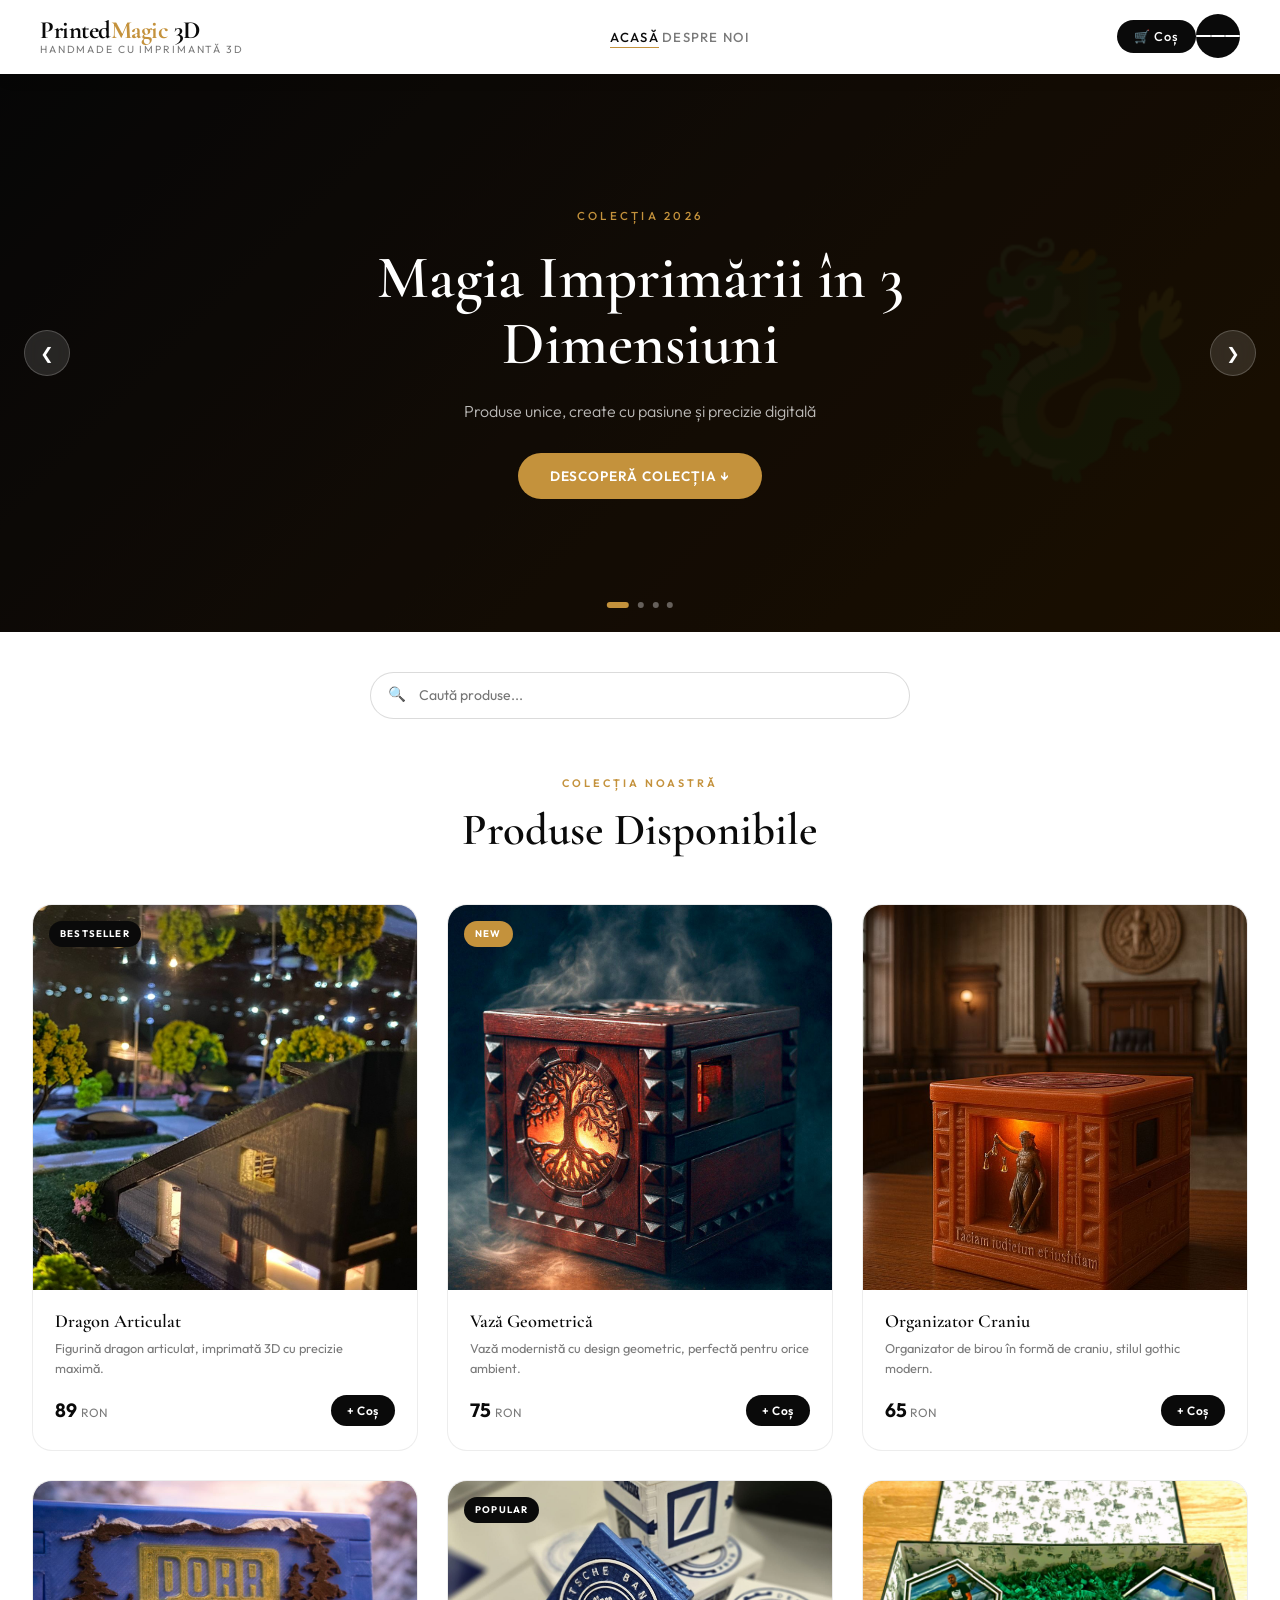
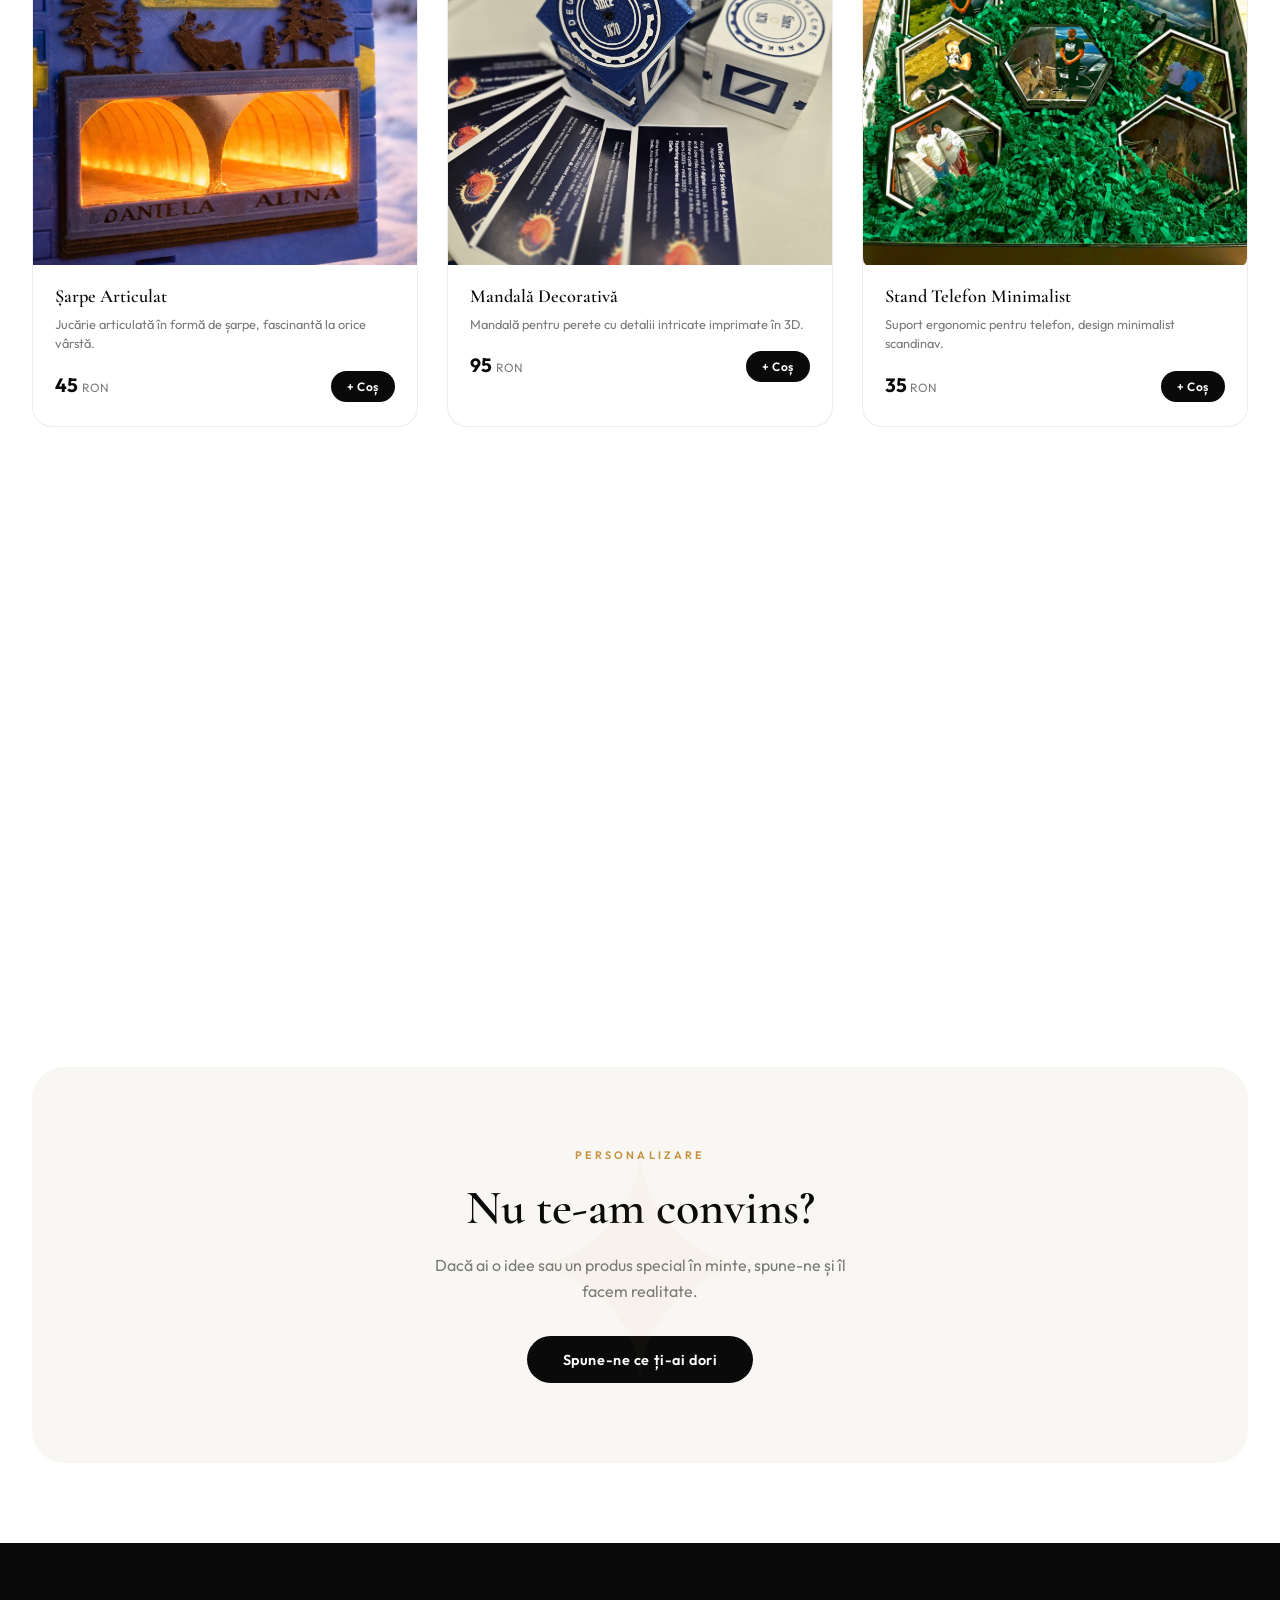
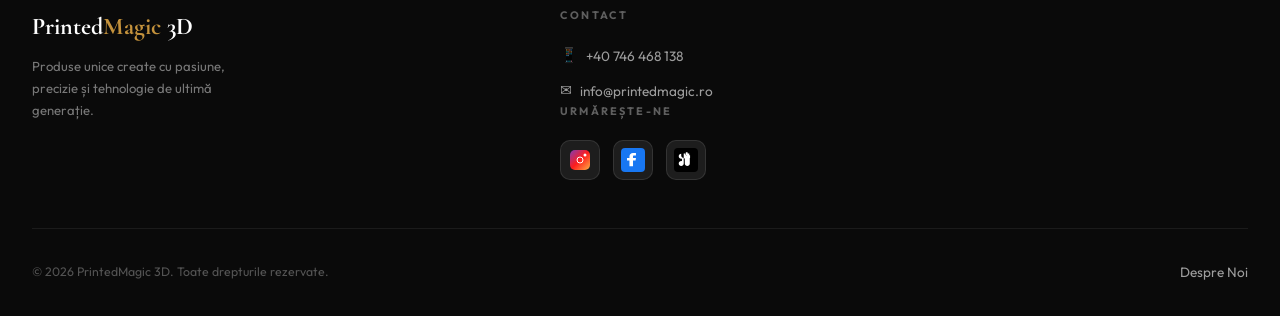
<file: index.html>
<!DOCTYPE html>
<html lang="ro">
<head>
  <meta charset="UTF-8">
  <meta name="viewport" content="width=device-width, initial-scale=1.0">
  <title>PrintedMagic 3D — Produse Unice cu Imprimantă 3D</title>
  <meta name="description" content="Magazin online de produse handmade create cu imprimantă 3D. Figurine, decorațiuni, accesorii unice.">
  <link rel="stylesheet" href="styles.css">
</head>
<body>

  <!-- ===== NAVBAR ===== -->
  <header class="navbar" role="banner">
    <div class="navbar-top">
      <a href="index.html" class="navbar-brand" aria-label="PrintedMagic 3D acasă">
        <span class="navbar-logo">Printed<span>Magic</span> 3D</span>
        <span class="navbar-tagline">Handmade cu Imprimantă 3D</span>
      </a>

      <nav class="navbar-nav" role="navigation" aria-label="Navigare principală">
        <a href="index.html" class="nav-link active" aria-current="page">Acasă</a>
        <a href="about.html" class="nav-link">Despre Noi</a>
      </nav>

      <div class="navbar-actions">
        <button class="cart-btn" id="cartBtn" aria-label="Coș de cumpărături">
          🛒 Coș
          <span class="cart-count" id="cartCount" aria-live="polite">0</span>
        </button>
      </div>
    </div>

    <button class="hamburger-btn" id="hamburgerBtn" aria-label="Meniu" aria-expanded="false">
      <span class="hamburger-line"></span>
      <span class="hamburger-line"></span>
      <span class="hamburger-line"></span>
    </button>

    <nav class="navbar-nav-mobile" role="navigation" aria-label="Navigare principală">
      <a href="index.html" class="nav-link active" aria-current="page">Acasă</a>
      <a href="about.html" class="nav-link">Despre Noi</a>
    </nav>
  </header>

  <!-- ===== HERO SLIDER ===== -->
  <section class="hero" aria-label="Hero slider">
    <div class="slider-container">

      <div class="slide active">
        <div class="slide-bg"></div>
        <div class="slide-overlay"></div>
        <div class="slide-content">
          <div class="slide-eyebrow">Colecția 2026</div>
          <h1 class="slide-title">Magia Imprimării în 3 Dimensiuni</h1>
          <p class="slide-sub">Produse unice, create cu pasiune și precizie digitală</p>
          <a href="#products" class="slide-cta">Descoperă Colecția ↓</a>
        </div>
        <div class="slide-deco">🐉</div>
      </div>

      <div class="slide">
        <div class="slide-bg"></div>
        <div class="slide-overlay"></div>
        <div class="slide-content">
          <div class="slide-eyebrow">Design Premium</div>
          <h2 class="slide-title">Fiecare Detaliu Contează</h2>
          <p class="slide-sub">Design profesional gândit cu atenție la fiecare milimetru</p>
          <a href="#products" class="slide-cta">Vezi Produsele →</a>
        </div>
        <div class="slide-deco">✨</div>
      </div>

      <div class="slide">
        <div class="slide-bg"></div>
        <div class="slide-overlay"></div>
        <div class="slide-content">
          <div class="slide-eyebrow">Livrare Rapidă</div>
          <h2 class="slide-title">La Ușa Ta în 2–4 Zile</h2>
          <p class="slide-sub">Ambalaj profesional, curierat rapid pe toată România</p>
          <a href="#products" class="slide-cta">Comandă Acum →</a>
        </div>
        <div class="slide-deco">🚀</div>
      </div>

      <div class="slide">
        <div class="slide-bg"></div>
        <div class="slide-overlay"></div>
        <div class="slide-content">
          <div class="slide-eyebrow">Personalizare</div>
          <h2 class="slide-title">Creează Exact Ce Visezi</h2>
          <p class="slide-sub">Culori, dimensiuni și forme la alegerea ta — orice e posibil</p>
          <a href="#feedback" class="slide-cta">Află Cum →</a>
        </div>
        <div class="slide-deco">🎨</div>
      </div>

    </div>

    <button class="slider-arrow slider-prev" id="sliderPrev" aria-label="Slide anterior">❮</button>
    <button class="slider-arrow slider-next" id="sliderNext" aria-label="Slide următor">❯</button>
    <div class="slider-dots" id="sliderDots" role="tablist" aria-label="Slide navigation"></div>
  </section>

  <!-- ===== MAIN ===== -->
  <main class="container">

    <!-- SEARCH -->
    <section class="search-section" aria-label="Căutare produse">
      <div class="search-wrapper">
        <span class="search-icon" aria-hidden="true">🔍</span>
        <input
          type="search"
          id="searchInput"
          class="search-input"
          placeholder="Caută produse..."
          autocomplete="off"
          aria-label="Caută produse"
        >
        <div class="search-results-dropdown" id="searchDropdown" role="listbox" aria-label="Rezultate căutare"></div>
      </div>
    </section>

    <!-- PRODUCTS -->
    <section class="products-section" id="products" aria-label="Produse disponibile">
      <div class="section-header scroll-reveal">
        <div class="section-eyebrow">Colecția Noastră</div>
        <h2 class="section-title">Produse Disponibile</h2>
      </div>
      <div class="products-grid" id="productsGrid" role="list">
        <!-- Rendered by JS -->
      </div>
    </section>

    <!-- FEEDBACK CTA -->
    <section id="feedback" class="feedback-section scroll-reveal" aria-label="Contactează-ne">
      <div class="feedback-eyebrow">Personalizare</div>
      <h2 class="feedback-title">Nu te-am convins?</h2>
      <p class="feedback-sub">Dacă ai o idee sau un produs special în minte, spune-ne și îl facem realitate.</p>
      <button class="btn btn-primary btn-lg" id="openFeedbackPopup">Spune-ne ce ți-ai dori</button>
    </section>

  </main>

  <!-- CHATBOT MODAL -->
  <div class="popup-overlay" id="chatbotModal" role="dialog" aria-modal="true" aria-label="Asistent AI">
    <div class="popup-card chatbot-card">
      <h3>Asistent AI PrintedMagic 3D 🤖</h3>
      <div class="chatbot-messages" id="chatbotMessages"></div>
      <div class="chatbot-input-row">
        <input type="text" id="chatbotInput" placeholder="Scrie mesajul tău..." aria-label="Mesaj pentru asistent">
        <button id="chatbotSend" class="btn btn-primary">Trimite</button>
      </div>
      <button id="closeChatbotModal" class="popup-close-btn">Închide</button>
    </div>
  </div>

  <!-- FEEDBACK POPUP -->
  <div class="popup-overlay" id="feedbackPopup" role="dialog" aria-modal="true" aria-label="Solicitare produs personalizat">
    <div class="popup-card">
      <h3>Spune-ne ce ți-ai dori! 🎨</h3>
      <p>Ai o idee pentru un produs personalizat? Contactează-ne pentru a discuta detaliile!</p>
      <div class="feedback-options">
        <button id="feedbackCall" class="btn btn-primary btn-lg">
          <span class="link-icon">📱</span> Sună-ne
        </button>
        <button id="feedbackEmail" class="btn btn-secondary btn-lg">
          <span class="link-icon">✉️</span> Trimite email
        </button>
      </div>
      <button id="closeFeedbackPopup" class="popup-close-btn">Închide</button>
    </div>
  </div>

  <!-- ===== FOOTER ===== -->
  <footer class="footer" role="contentinfo">
    <div class="footer-inner">
      <div class="footer-top">
        <div>
          <div class="footer-brand-name">Printed<span>Magic</span> 3D</div>
          <p class="footer-brand-desc">Produse unice create cu pasiune, precizie și tehnologie de ultimă generație.</p>
        </div>

        <div>
          <div class="footer-col-title">Contact</div>
          <div class="footer-links">
            <a href="tel:+40746468138" class="footer-link">
              <span class="link-icon">📱</span> +40 746 468 138
            </a>
            <a href="mailto:info@printedmagic.ro" class="footer-link">
              <span class="link-icon">✉️</span> info@printedmagic.ro
            </a>
          </div>

          <div class="footer-col-title">Urmărește-ne</div>
          <div class="social-row">
            <a href="https://instagram.com/printedmagic3d" target="_blank" rel="noopener" class="social-btn" aria-label="Instagram">
              <svg width="24" height="24" viewBox="0 0 24 24" fill="none" xmlns="http://www.w3.org/2000/svg">
                <rect x="2" y="2" width="20" height="20" rx="5" ry="5" fill="url(#instagram-gradient)"/>
                <circle cx="12" cy="12" r="3" stroke="white" stroke-width="1"/>
                <circle cx="17" cy="7" r="1.5" fill="white"/>
                <defs>
                  <linearGradient id="instagram-gradient" x1="0%" y1="0%" x2="100%" y2="100%">
                    <stop offset="0%" style="stop-color:#833ab4;stop-opacity:1" />
                    <stop offset="50%" style="stop-color:#fd1d1d;stop-opacity:1" />
                    <stop offset="100%" style="stop-color:#fcb045;stop-opacity:1" />
                  </linearGradient>
                </defs>
              </svg>
            </a>
            <a href="https://facebook.com/printedmagic3d" target="_blank" rel="noopener" class="social-btn" aria-label="Facebook">
              <svg width="24" height="24" viewBox="0 0 24 24" fill="none" xmlns="http://www.w3.org/2000/svg">
                <rect width="24" height="24" rx="4" fill="#1877F2"/>
                <path d="M12.017 18.285V12.54H14.582L14.95 9.969H12.017V8.573C12.017 7.935 12.184 7.513 13.042 7.513H14.95V5H12.017C9.925 5 8.472 6.367 8.472 8.273V9.969H6V12.54H8.472V18.285H12.017Z" fill="white"/>
              </svg>
            </a>
            <a href="https://tiktok.com/@printedmagic3d" target="_blank" rel="noopener" class="social-btn" aria-label="TikTok">
              <svg width="24" height="24" viewBox="0 0 24 24" fill="none" xmlns="http://www.w3.org/2000/svg">
                <rect width="24" height="24" rx="4" fill="black"/>
                <path d="M12.525 7.695C11.866 7.283 11.446 6.639 11.446 5.945V5.5H9.719V15.5C9.719 16.881 8.6 18 7.219 18S4.719 16.881 4.719 15.5S5.838 13 7.219 13C7.475 13 7.719 13.05 7.944 13.14V10.86C7.719 10.77 7.475 10.72 7.219 10.72C5.838 10.72 4.719 9.601 4.719 8.22S5.838 5.72 7.219 5.72V7.445C7.219 8.826 8.338 9.945 9.719 9.945C10.378 9.945 10.798 10.589 10.798 11.283V15.5C10.798 16.881 11.917 18 13.298 18S15.798 16.881 15.798 15.5V9.5C15.798 8.119 14.679 7 13.298 7V8.725C13.298 9.106 13.917 9.725 14.298 9.725C14.679 9.725 15.298 9.106 15.298 8.725V8.725V5.5H13.571V7.445C13.571 8.826 14.69 9.945 16.071 9.945V7.22C14.69 7.22 13.571 6.101 13.571 4.72V4.275H11.844V5.945C11.844 6.639 12.184 7.283 12.843 7.695H12.525Z" fill="white"/>
              </svg>
            </a>
          </div>
        </div>
      </div>

      <div class="footer-bottom">
        <p class="footer-copy">&copy; 2026 PrintedMagic 3D. Toate drepturile rezervate.</p>
        <nav aria-label="Footer navigation">
          <a href="about.html" class="footer-link">Despre Noi</a>
        </nav>
      </div>
    </div>
  </footer>

  <script src="script.js"></script>
</body>
</html>
</file>
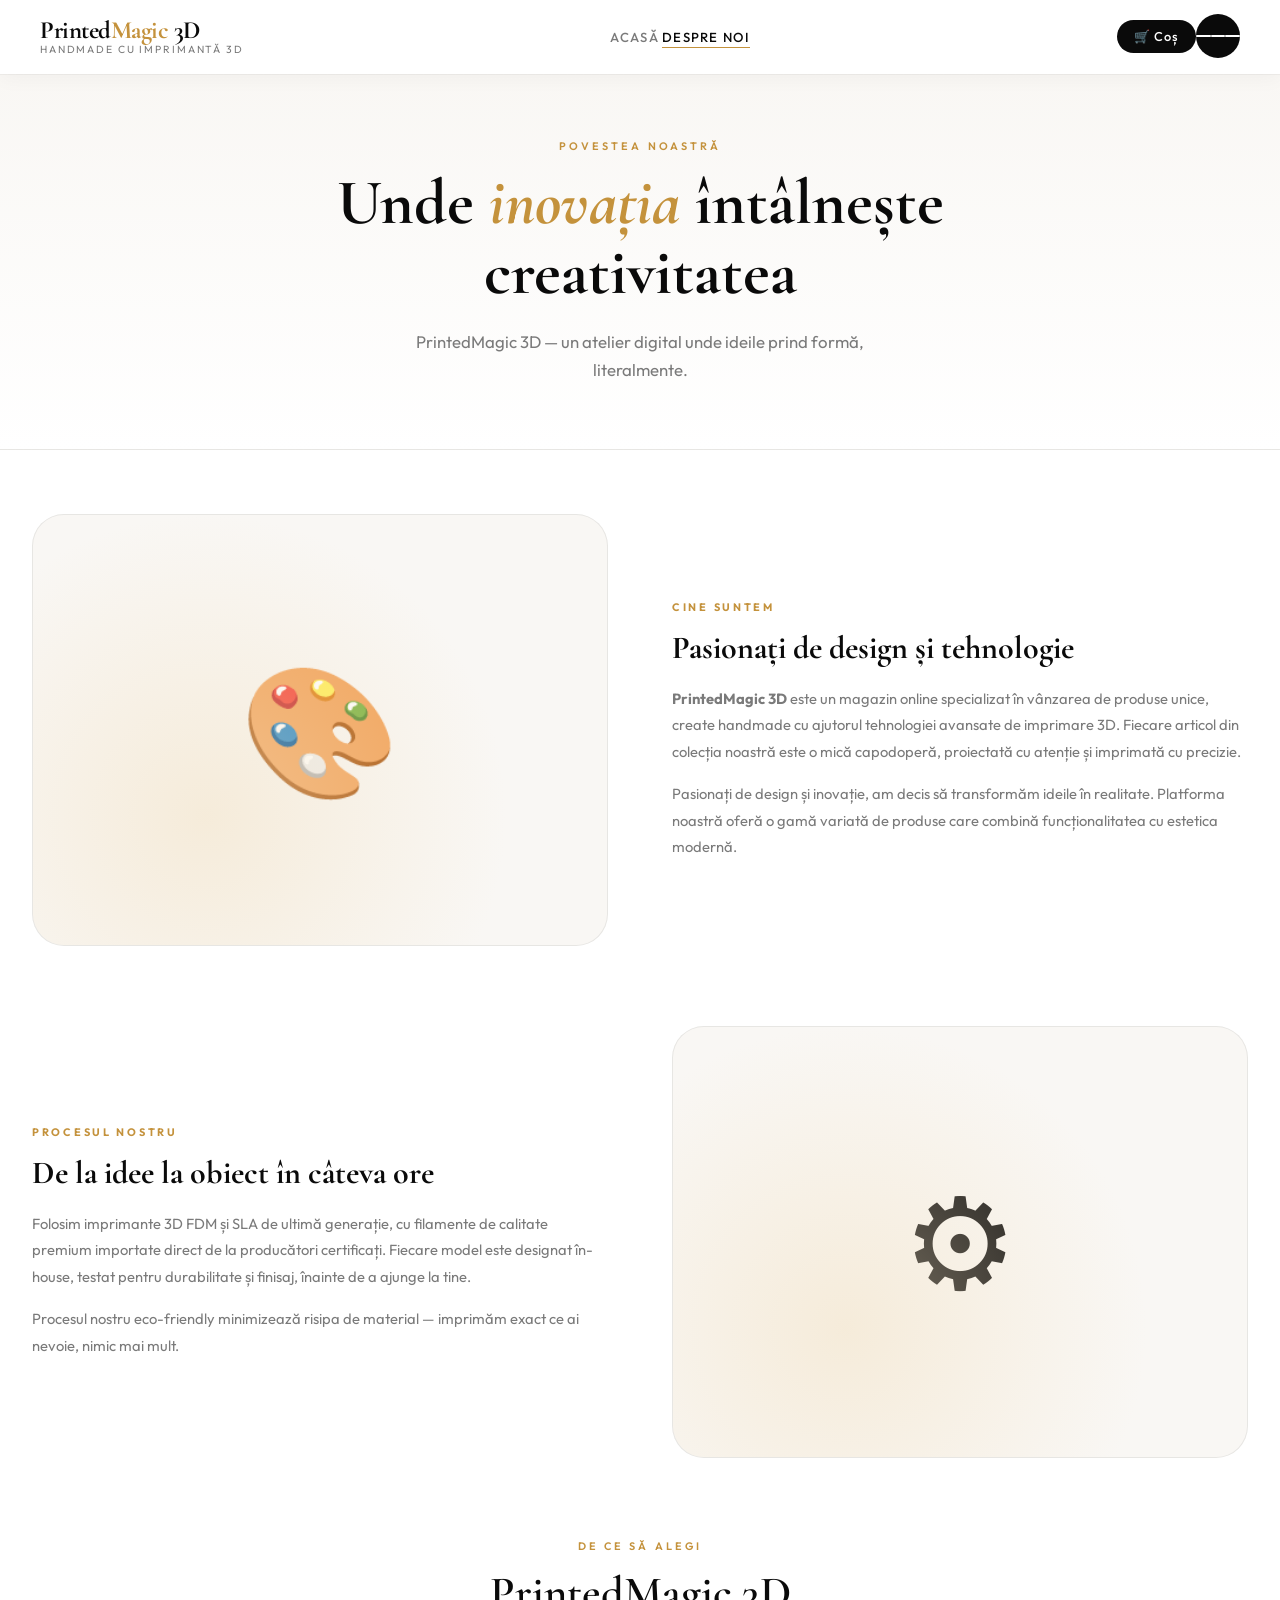
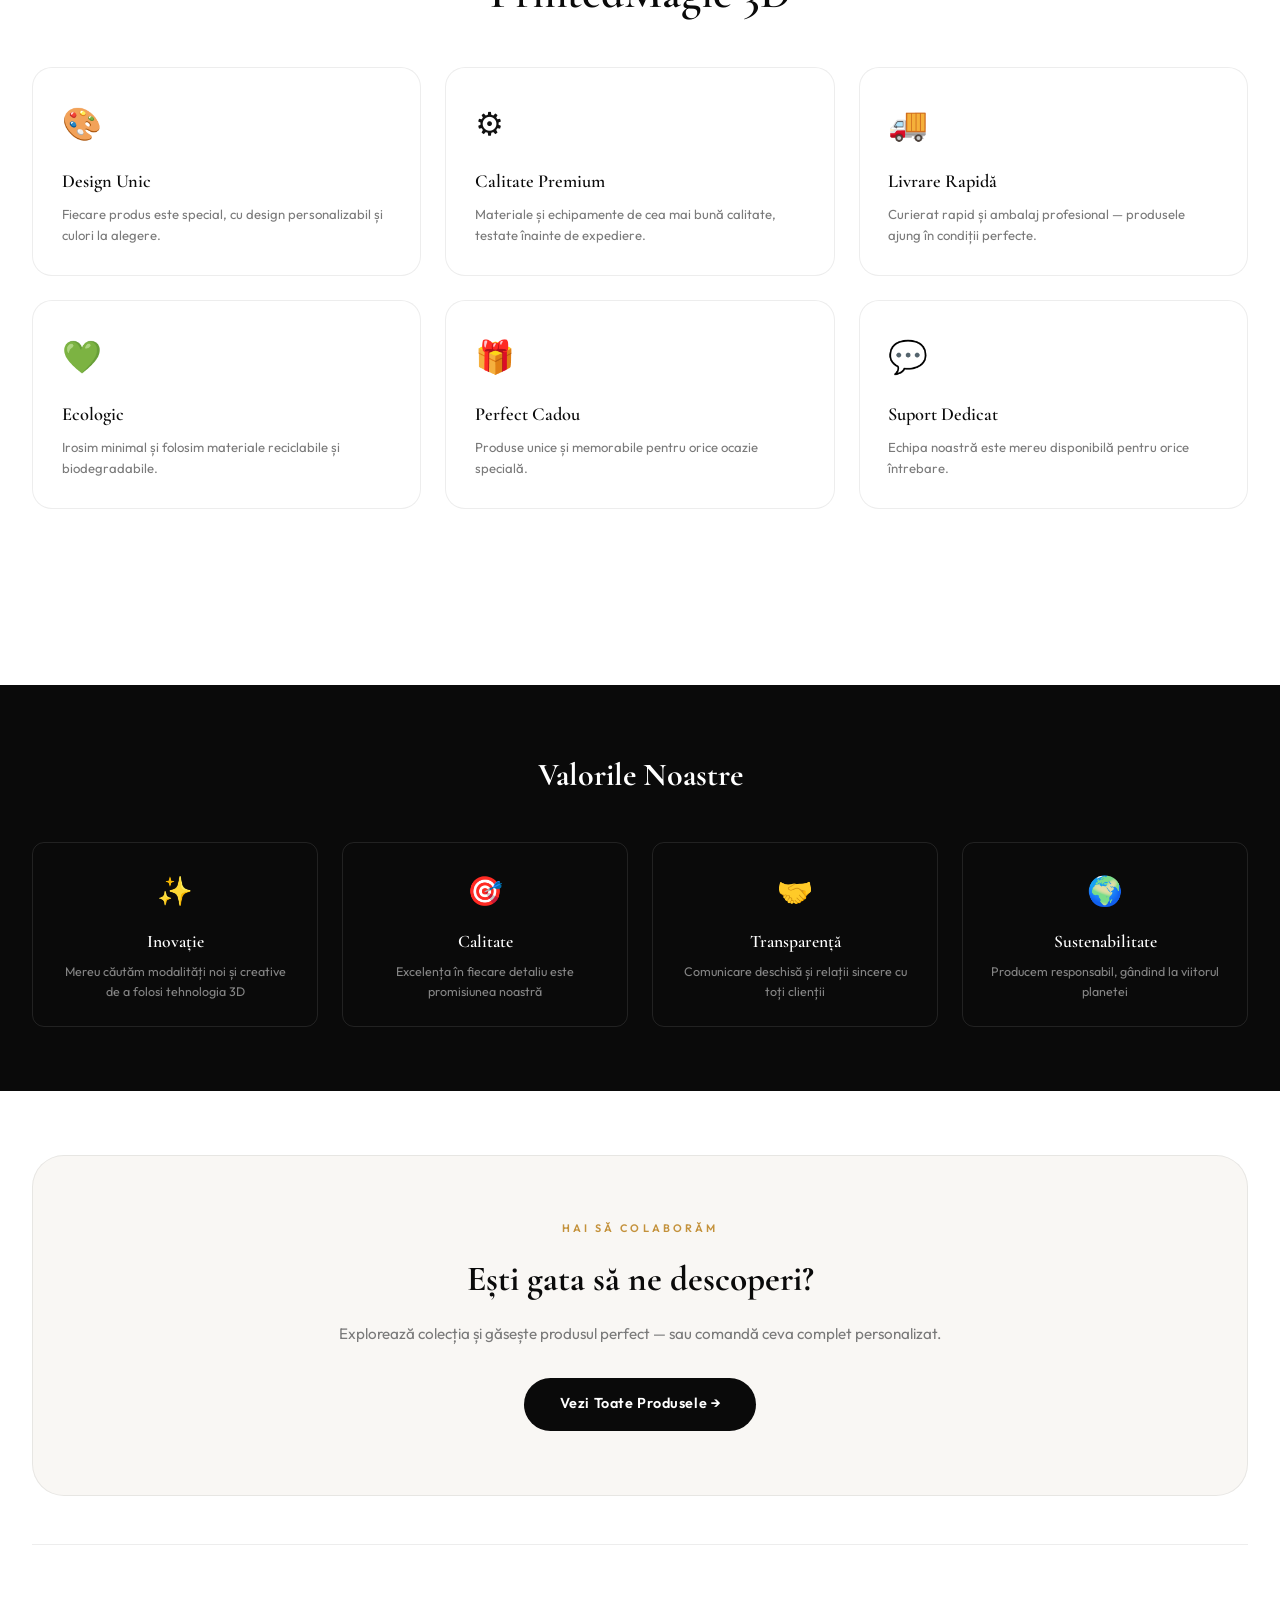
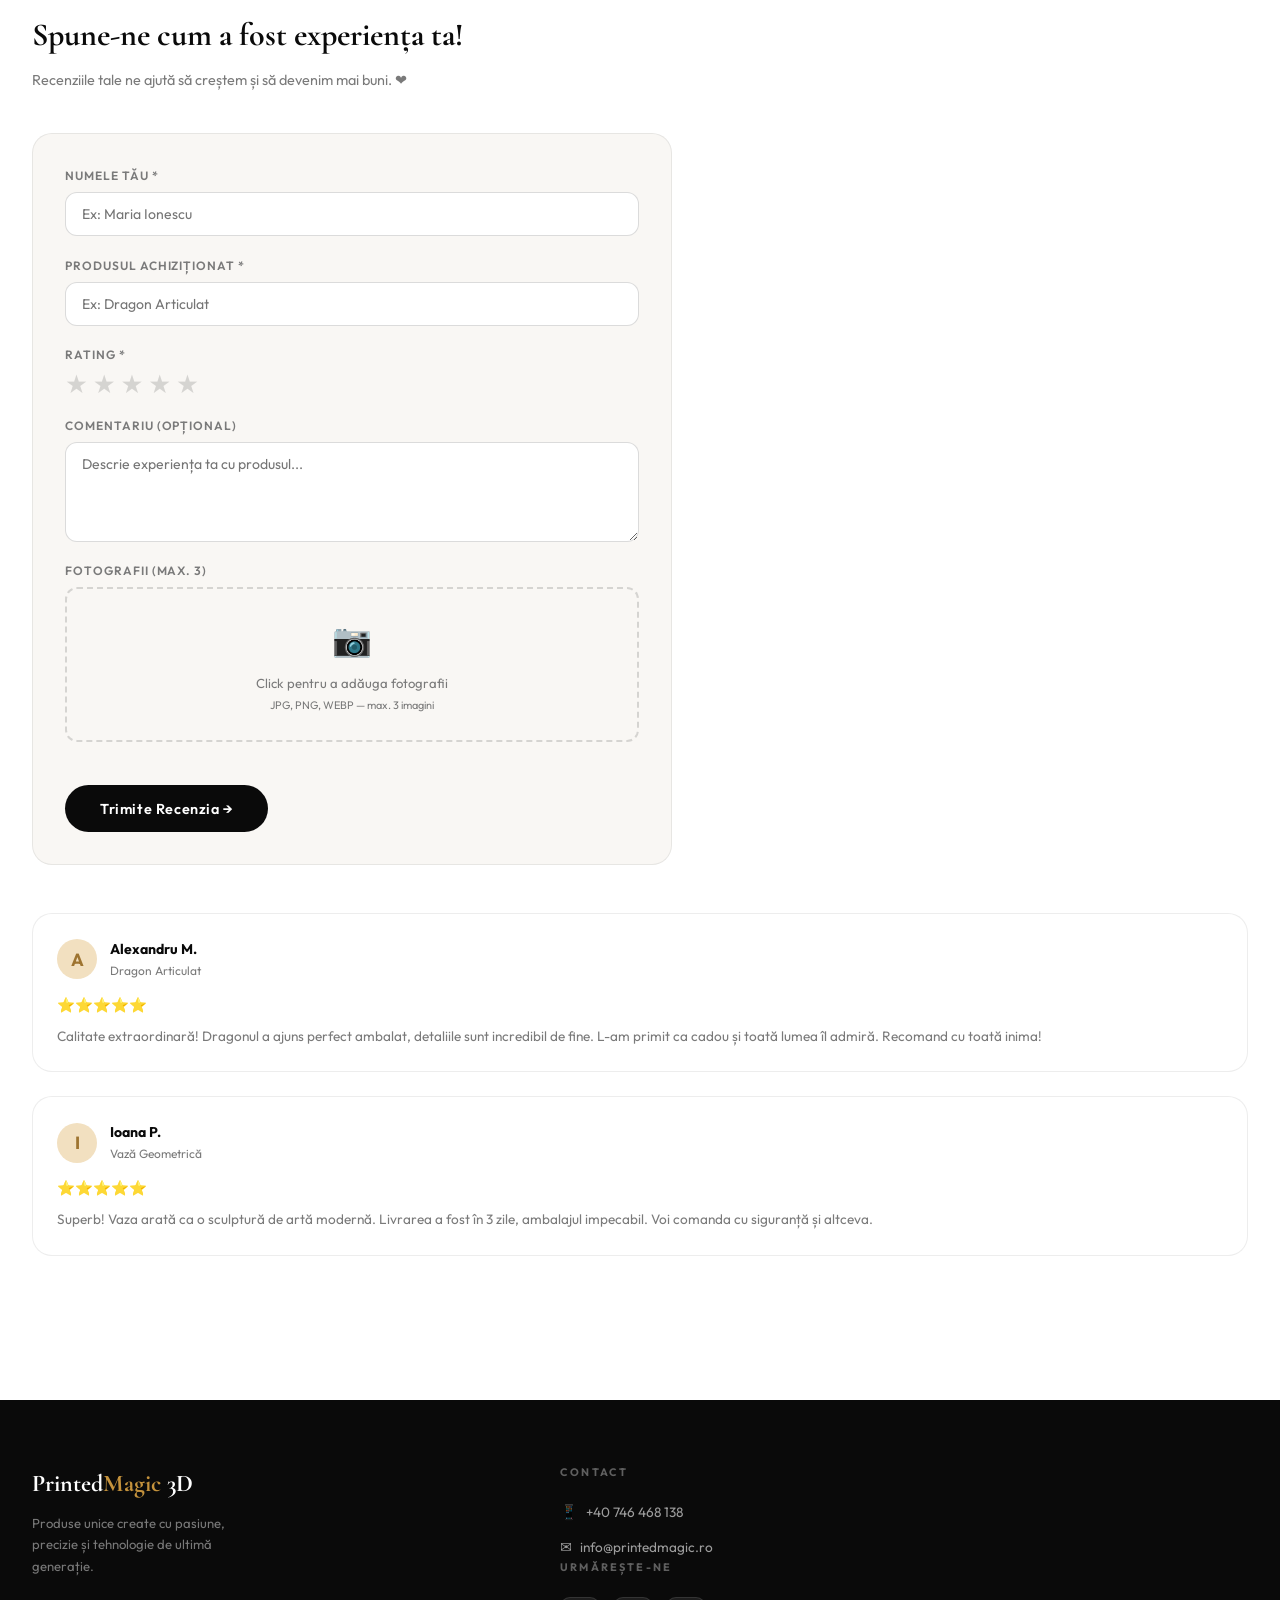
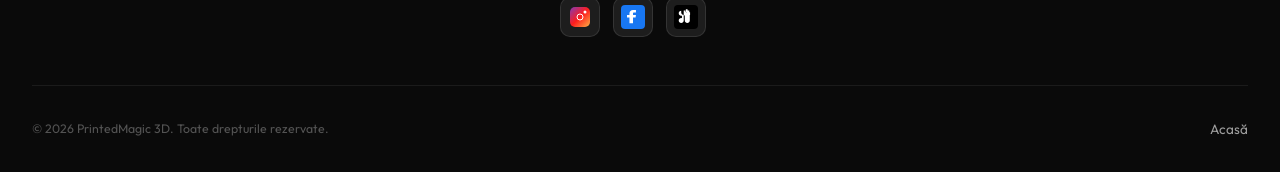
<file: about.html>
<!DOCTYPE html>
<html lang="ro">
<head>
  <meta charset="UTF-8">
  <meta name="viewport" content="width=device-width, initial-scale=1.0">
  <title>Despre Noi — PrintedMagic 3D</title>
  <meta name="description" content="Povestea noastră, valorile noastre, și pasiunea pentru imprimarea 3D.">
  <link rel="stylesheet" href="styles.css">
</head>
<body>

  <!-- ===== NAVBAR ===== -->
  <header class="navbar" role="banner">
    <div class="navbar-top">
      <a href="index.html" class="navbar-brand" aria-label="PrintedMagic 3D acasă">
        <span class="navbar-logo">Printed<span>Magic</span> 3D</span>
        <span class="navbar-tagline">Handmade cu Imprimantă 3D</span>
      </a>

      <nav class="navbar-nav" role="navigation" aria-label="Navigare principală">
        <a href="index.html" class="nav-link">Acasă</a>
        <a href="about.html" class="nav-link active" aria-current="page">Despre Noi</a>
      </nav>

      <div class="navbar-actions">
        <button class="cart-btn" id="cartBtn" aria-label="Coș de cumpărături">
          🛒 Coș
          <span class="cart-count" id="cartCount" aria-live="polite">0</span>
        </button>
      </div>
    </div>

    <button class="hamburger-btn" id="hamburgerBtn" aria-label="Meniu" aria-expanded="false">
      <span class="hamburger-line"></span>
      <span class="hamburger-line"></span>
      <span class="hamburger-line"></span>
    </button>

    <nav class="navbar-nav-mobile" role="navigation" aria-label="Navigare principală">
      <a href="index.html" class="nav-link">Acasă</a>
      <a href="about.html" class="nav-link active" aria-current="page">Despre Noi</a>
    </nav>
  </header>

  <!-- ABOUT HERO -->
  <section class="about-hero">
    <div class="container">
      <div class="section-eyebrow animate-fadein">Povestea Noastră</div>
      <h1 class="about-hero-title animate-slideup">Unde <span>inovația</span> întâlnește<br>creativitatea</h1>
      <p class="about-hero-sub animate-fadein delay-2">PrintedMagic 3D — un atelier digital unde ideile prind formă, literalmente.</p>
    </div>
  </section>

  <!-- MAIN CONTENT -->
  <main>

    <section class="about-content-section">
      <div class="container">

        <!-- Grid 1 -->
        <div class="about-grid scroll-reveal">
          <div class="about-visual animate-float">🎨</div>
          <div class="about-text-block">
            <div class="about-text-label">Cine suntem</div>
            <h2 class="about-text-title">Pasionați de design și tehnologie</h2>
            <p class="about-text-body">
              <strong>PrintedMagic 3D</strong> este un magazin online specializat în vânzarea de produse unice, create handmade cu ajutorul tehnologiei avansate de imprimare 3D. Fiecare articol din colecția noastră este o mică capodoperă, proiectată cu atenție și imprimată cu precizie.
            </p>
            <p class="about-text-body" style="margin-top:1rem">
              Pasionați de design și inovație, am decis să transformăm ideile în realitate. Platforma noastră oferă o gamă variată de produse care combină funcționalitatea cu estetica modernă.
            </p>
          </div>
        </div>

        <!-- Grid 2 -->
        <div class="about-grid reverse scroll-reveal delay-2">
          <div class="about-visual animate-float" style="animation-delay:1.5s">⚙️</div>
          <div class="about-text-block">
            <div class="about-text-label">Procesul Nostru</div>
            <h2 class="about-text-title">De la idee la obiect în câteva ore</h2>
            <p class="about-text-body">
              Folosim imprimante 3D FDM și SLA de ultimă generație, cu filamente de calitate premium importate direct de la producători certificați. Fiecare model este designat în-house, testat pentru durabilitate și finisaj, înainte de a ajunge la tine.
            </p>
            <p class="about-text-body" style="margin-top:1rem">
              Procesul nostru eco-friendly minimizează risipa de material — imprimăm exact ce ai nevoie, nimic mai mult.
            </p>
          </div>
        </div>

        <!-- Features Grid -->
        <div class="section-header scroll-reveal" style="margin-top:2rem">
          <div class="section-eyebrow">De ce să alegi</div>
          <h2 class="section-title">PrintedMagic 3D</h2>
        </div>

        <div class="features-grid">
          <div class="feature-card scroll-reveal delay-1">
            <div class="feature-icon">🎨</div>
            <h3 class="feature-title">Design Unic</h3>
            <p class="feature-desc">Fiecare produs este special, cu design personalizabil și culori la alegere.</p>
          </div>
          <div class="feature-card scroll-reveal delay-2">
            <div class="feature-icon">⚙️</div>
            <h3 class="feature-title">Calitate Premium</h3>
            <p class="feature-desc">Materiale și echipamente de cea mai bună calitate, testate înainte de expediere.</p>
          </div>
          <div class="feature-card scroll-reveal delay-3">
            <div class="feature-icon">🚚</div>
            <h3 class="feature-title">Livrare Rapidă</h3>
            <p class="feature-desc">Curierat rapid și ambalaj profesional — produsele ajung în condiții perfecte.</p>
          </div>
          <div class="feature-card scroll-reveal delay-1">
            <div class="feature-icon">💚</div>
            <h3 class="feature-title">Ecologic</h3>
            <p class="feature-desc">Irosim minimal și folosim materiale reciclabile și biodegradabile.</p>
          </div>
          <div class="feature-card scroll-reveal delay-2">
            <div class="feature-icon">🎁</div>
            <h3 class="feature-title">Perfect Cadou</h3>
            <p class="feature-desc">Produse unice și memorabile pentru orice ocazie specială.</p>
          </div>
          <div class="feature-card scroll-reveal delay-3">
            <div class="feature-icon">💬</div>
            <h3 class="feature-title">Suport Dedicat</h3>
            <p class="feature-desc">Echipa noastră este mereu disponibilă pentru orice întrebare.</p>
          </div>
        </div>

      </div>
    </section>

    <!-- VALUES BAND -->
    <div class="values-band">
      <div class="values-band-inner">
        <h2 class="values-band-title">Valorile Noastre</h2>
        <div class="values-grid">
          <div class="value-card scroll-reveal delay-1">
            <div class="value-icon">✨</div>
            <div class="value-title">Inovație</div>
            <p class="value-desc">Mereu căutăm modalități noi și creative de a folosi tehnologia 3D</p>
          </div>
          <div class="value-card scroll-reveal delay-2">
            <div class="value-icon">🎯</div>
            <div class="value-title">Calitate</div>
            <p class="value-desc">Excelența în fiecare detaliu este promisiunea noastră</p>
          </div>
          <div class="value-card scroll-reveal delay-3">
            <div class="value-icon">🤝</div>
            <div class="value-title">Transparență</div>
            <p class="value-desc">Comunicare deschisă și relații sincere cu toți clienții</p>
          </div>
          <div class="value-card scroll-reveal delay-4">
            <div class="value-icon">🌍</div>
            <div class="value-title">Sustenabilitate</div>
            <p class="value-desc">Producem responsabil, gândind la viitorul planetei</p>
          </div>
        </div>
      </div>
    </div>

    <!-- CTA BAND -->
    <div class="container">
      <div class="cta-band scroll-reveal">
        <div class="section-eyebrow">Hai să colaborăm</div>
        <h2 class="cta-band-title">Ești gata să ne descoperi?</h2>
        <p class="cta-band-sub">Explorează colecția și găsește produsul perfect — sau comandă ceva complet personalizat.</p>
        <a href="index.html" class="btn btn-primary btn-lg">Vezi Toate Produsele →</a>
      </div>

      <!-- REVIEW SECTION -->
      <section class="review-section" id="reviewSection" aria-label="Recenzii">
        <h2 class="review-section-title scroll-reveal">Spune-ne cum a fost experiența ta!</h2>
        <p class="review-section-sub scroll-reveal delay-1">Recenziile tale ne ajută să creștem și să devenim mai buni. ❤️</p>

        <!-- Review Form -->
        <div class="review-form-card scroll-reveal delay-2">
          <form id="reviewForm" novalidate>

            <div class="form-group" style="margin-bottom:1.2rem">
              <label class="form-label" for="reviewName">Numele Tău *</label>
              <input class="form-input" type="text" id="reviewName" required placeholder="Ex: Maria Ionescu">
            </div>

            <div class="form-group" style="margin-bottom:1.2rem">
              <label class="form-label" for="reviewProduct">Produsul Achiziționat *</label>
              <input class="form-input" type="text" id="reviewProduct" required placeholder="Ex: Dragon Articulat">
            </div>

            <div class="form-group" style="margin-bottom:1.2rem">
              <label class="form-label">Rating *</label>
              <div class="star-rating" role="group" aria-label="Rating de la 1 la 5 stele">
                <span class="star" data-val="1" role="button" tabindex="0" aria-label="1 stea">★</span>
                <span class="star" data-val="2" role="button" tabindex="0" aria-label="2 stele">★</span>
                <span class="star" data-val="3" role="button" tabindex="0" aria-label="3 stele">★</span>
                <span class="star" data-val="4" role="button" tabindex="0" aria-label="4 stele">★</span>
                <span class="star" data-val="5" role="button" tabindex="0" aria-label="5 stele">★</span>
              </div>
            </div>

            <div class="form-group" style="margin-bottom:1.2rem">
              <label class="form-label" for="reviewComment">Comentariu (Opțional)</label>
              <textarea class="form-textarea" id="reviewComment" placeholder="Descrie experiența ta cu produsul..." rows="3"></textarea>
            </div>

            <div class="form-group" style="margin-bottom:1.5rem">
              <label class="form-label">Fotografii (max. 3)</label>
              <div class="img-upload-zone">
                <input type="file" id="reviewImages" accept="image/*" multiple>
                <div class="img-upload-icon">📷</div>
                <p class="img-upload-text">Click pentru a adăuga fotografii<br><small>JPG, PNG, WEBP — max. 3 imagini</small></p>
              </div>
              <div class="review-preview-imgs" id="imagePreview"></div>
            </div>

            <button type="submit" class="btn btn-primary btn-lg">Trimite Recenzia →</button>
          </form>
        </div>

        <!-- Reviews List -->
        <div class="reviews-list" id="reviewsList" aria-label="Recenzii clienți">
          <!-- Sample review -->
          <div class="review-card">
            <div class="review-card-header">
              <div class="review-avatar">A</div>
              <div class="review-meta">
                <div class="review-author">Alexandru M.</div>
                <div class="review-product">Dragon Articulat</div>
              </div>
            </div>
            <div class="review-stars">⭐⭐⭐⭐⭐</div>
            <p class="review-text">Calitate extraordinară! Dragonul a ajuns perfect ambalat, detaliile sunt incredibil de fine. L-am primit ca cadou și toată lumea îl admiră. Recomand cu toată inima!</p>
          </div>

          <div class="review-card">
            <div class="review-card-header">
              <div class="review-avatar">I</div>
              <div class="review-meta">
                <div class="review-author">Ioana P.</div>
                <div class="review-product">Vază Geometrică</div>
              </div>
            </div>
            <div class="review-stars">⭐⭐⭐⭐⭐</div>
            <p class="review-text">Superb! Vaza arată ca o sculptură de artă modernă. Livrarea a fost în 3 zile, ambalajul impecabil. Voi comanda cu siguranță și altceva.</p>
          </div>
        </div>
      </section>
    </div>

  </main>

  <!-- FOOTER -->
  <footer class="footer" role="contentinfo">
    <div class="footer-inner">
      <div class="footer-top">
        <div>
          <div class="footer-brand-name">Printed<span>Magic</span> 3D</div>
          <p class="footer-brand-desc">Produse unice create cu pasiune, precizie și tehnologie de ultimă generație.</p>
        </div>
        <div>
          <div class="footer-col-title">Contact</div>
          <div class="footer-links">
            <a href="tel:+40746468138" class="footer-link"><span class="link-icon">📱</span> +40 746 468 138</a>
            <a href="mailto:info@printedmagic.ro" class="footer-link"><span class="link-icon">✉️</span> info@printedmagic.ro</a>
          </div>

          <div class="footer-col-title">Urmărește-ne</div>
          <div class="social-row">
            <a href="https://instagram.com/printedmagic3d" target="_blank" rel="noopener" class="social-btn" aria-label="Instagram">
              <svg width="24" height="24" viewBox="0 0 24 24" fill="none" xmlns="http://www.w3.org/2000/svg">
                <rect x="2" y="2" width="20" height="20" rx="5" ry="5" fill="url(#instagram-gradient)"/>
                <circle cx="12" cy="12" r="3" stroke="white" stroke-width="1"/>
                <circle cx="17" cy="7" r="1.5" fill="white"/>
                <defs>
                  <linearGradient id="instagram-gradient" x1="0%" y1="0%" x2="100%" y2="100%">
                    <stop offset="0%" style="stop-color:#833ab4;stop-opacity:1" />
                    <stop offset="50%" style="stop-color:#fd1d1d;stop-opacity:1" />
                    <stop offset="100%" style="stop-color:#fcb045;stop-opacity:1" />
                  </linearGradient>
                </defs>
              </svg>
            </a>
            <a href="https://facebook.com/printedmagic3d" target="_blank" rel="noopener" class="social-btn" aria-label="Facebook">
              <svg width="24" height="24" viewBox="0 0 24 24" fill="none" xmlns="http://www.w3.org/2000/svg">
                <rect width="24" height="24" rx="4" fill="#1877F2"/>
                <path d="M12.017 18.285V12.54H14.582L14.95 9.969H12.017V8.573C12.017 7.935 12.184 7.513 13.042 7.513H14.95V5H12.017C9.925 5 8.472 6.367 8.472 8.273V9.969H6V12.54H8.472V18.285H12.017Z" fill="white"/>
              </svg>
            </a>
            <a href="https://tiktok.com/@printedmagic3d" target="_blank" rel="noopener" class="social-btn" aria-label="TikTok">
              <svg width="24" height="24" viewBox="0 0 24 24" fill="none" xmlns="http://www.w3.org/2000/svg">
                <rect width="24" height="24" rx="4" fill="black"/>
                <path d="M12.525 7.695C11.866 7.283 11.446 6.639 11.446 5.945V5.5H9.719V15.5C9.719 16.881 8.6 18 7.219 18S4.719 16.881 4.719 15.5S5.838 13 7.219 13C7.475 13 7.719 13.05 7.944 13.14V10.86C7.719 10.77 7.475 10.72 7.219 10.72C5.838 10.72 4.719 9.601 4.719 8.22S5.838 5.72 7.219 5.72V7.445C7.219 8.826 8.338 9.945 9.719 9.945C10.378 9.945 10.798 10.589 10.798 11.283V15.5C10.798 16.881 11.917 18 13.298 18S15.798 16.881 15.798 15.5V9.5C15.798 8.119 14.679 7 13.298 7V8.725C13.298 9.106 13.917 9.725 14.298 9.725C14.679 9.725 15.298 9.106 15.298 8.725V5.5H13.571V7.445C13.571 8.826 14.69 9.945 16.071 9.945V7.22C14.69 7.22 13.571 6.101 13.571 4.72V4.275H11.844V5.945C11.844 6.639 12.184 7.283 12.843 7.695H12.525Z" fill="white"/>
              </svg>
            </a>
          </div>
        </div>
      </div>
      <div class="footer-bottom">
        <p class="footer-copy">&copy; 2026 PrintedMagic 3D. Toate drepturile rezervate.</p>
        <a href="index.html" class="footer-link">Acasă</a>
      </div>
    </div>
  </footer>

  <script src="script.js"></script>
</body>
</html>
</file>
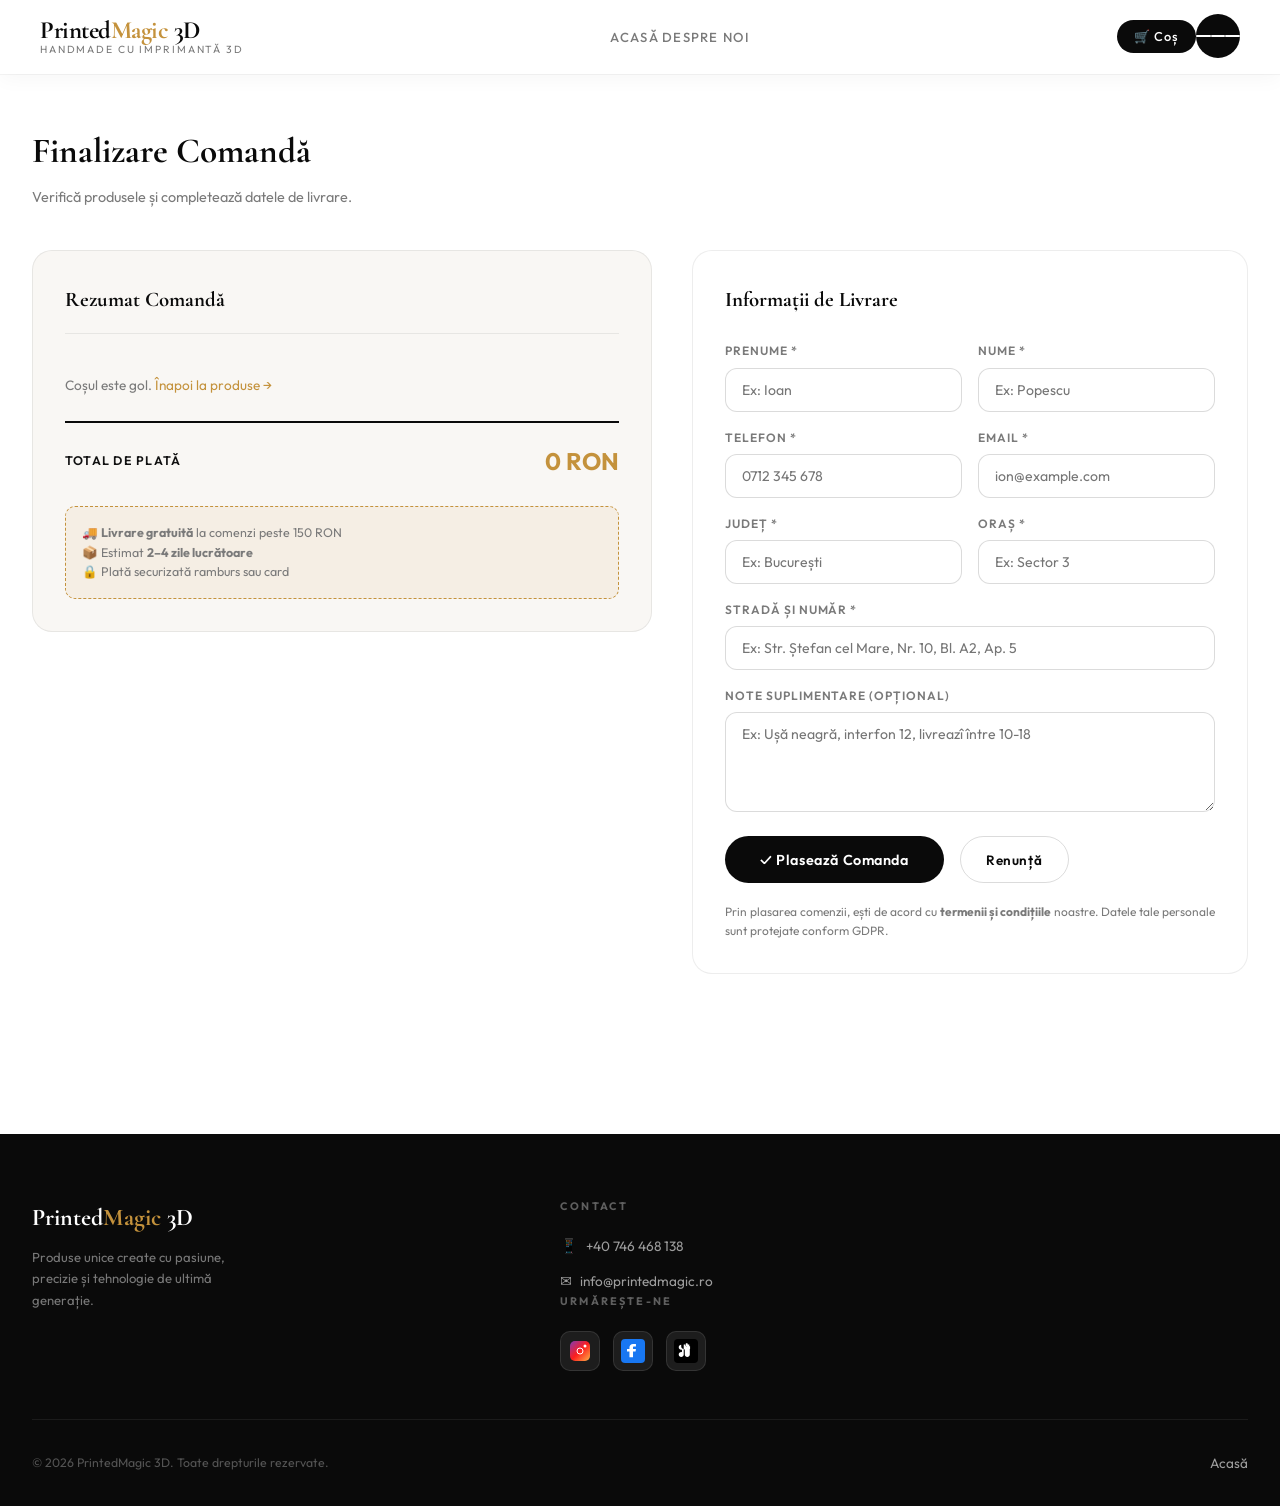
<file: order.html>
<!DOCTYPE html>
<html lang="ro">
<head>
  <meta charset="UTF-8">
  <meta name="viewport" content="width=device-width, initial-scale=1.0">
  <title>Finalizare Comandă — PrintedMagic 3D</title>
  <link rel="stylesheet" href="styles.css">
</head>
<body>

  <!-- ===== NAVBAR ===== -->
  <header class="navbar" role="banner">
    <div class="navbar-top">
      <a href="index.html" class="navbar-brand" aria-label="PrintedMagic 3D acasă">
        <span class="navbar-logo">Printed<span>Magic</span> 3D</span>
        <span class="navbar-tagline">Handmade cu Imprimantă 3D</span>
      </a>

      <nav class="navbar-nav" role="navigation" aria-label="Navigare principală">
        <a href="index.html" class="nav-link">Acasă</a>
        <a href="about.html" class="nav-link">Despre Noi</a>
      </nav>

      <div class="navbar-actions">
        <button class="cart-btn" id="cartBtn" aria-label="Coș de cumpărături">
          🛒 Coș
          <span class="cart-count" id="cartCount" aria-live="polite">0</span>
        </button>
      </div>
    </div>

    <button class="hamburger-btn" id="hamburgerBtn" aria-label="Meniu" aria-expanded="false">
      <span class="hamburger-line"></span>
      <span class="hamburger-line"></span>
      <span class="hamburger-line"></span>
    </button>

    <nav class="navbar-nav-mobile" role="navigation" aria-label="Navigare principală">
      <a href="index.html" class="nav-link">Acasă</a>
      <a href="about.html" class="nav-link">Despre Noi</a>
    </nav>
  </header>

  <!-- MAIN -->
  <main class="container">
    <section class="order-section">

      <h1 class="order-page-title animate-slideup">Finalizare Comandă</h1>
      <p class="order-page-sub animate-fadein delay-1">Verifică produsele și completează datele de livrare.</p>

      <div id="orderFormWrapper">
        <div class="order-wrapper">

          <!-- ORDER SUMMARY -->
          <aside class="order-summary-card" aria-label="Rezumat comandă">
            <h2 class="order-summary-title">Rezumat Comandă</h2>
            <div id="summaryItems">
              <!-- Rendered by JS -->
            </div>
            <div class="summary-total-row">
              <span class="summary-total-label">Total de Plată</span>
              <span class="summary-total-amount" id="summaryTotal">0 RON</span>
            </div>

            <div style="margin-top:1.5rem;padding:1rem;background:rgba(196,146,60,0.08);border-radius:10px;border:1px dashed var(--accent)">
              <p style="font-size:0.78rem;color:var(--text-muted);line-height:1.6">
                🚚 <strong>Livrare gratuită</strong> la comenzi peste 150 RON<br>
                📦 Estimat <strong>2–4 zile lucrătoare</strong><br>
                🔒 Plată securizată ramburs sau card
              </p>
            </div>
          </aside>

          <!-- ORDER FORM -->
          <div class="order-form-card">
            <h2 class="order-form-title">Informații de Livrare</h2>

            <form id="orderForm" novalidate>
              <div class="form-grid-2">

                <div class="form-group">
                  <label class="form-label" for="firstName">Prenume *</label>
                  <input class="form-input" type="text" id="firstName" name="firstName" required placeholder="Ex: Ioan" autocomplete="given-name">
                </div>

                <div class="form-group">
                  <label class="form-label" for="lastName">Nume *</label>
                  <input class="form-input" type="text" id="lastName" name="lastName" required placeholder="Ex: Popescu" autocomplete="family-name">
                </div>

                <div class="form-group">
                  <label class="form-label" for="phone">Telefon *</label>
                  <input class="form-input" type="tel" id="phone" name="phone" required placeholder="0712 345 678" autocomplete="tel">
                </div>

                <div class="form-group">
                  <label class="form-label" for="email">Email *</label>
                  <input class="form-input" type="email" id="email" name="email" required placeholder="ion@example.com" autocomplete="email">
                </div>

                <div class="form-group">
                  <label class="form-label" for="county">Județ *</label>
                  <input class="form-input" type="text" id="county" name="county" required placeholder="Ex: București" autocomplete="address-level1">
                </div>

                <div class="form-group">
                  <label class="form-label" for="city">Oraș *</label>
                  <input class="form-input" type="text" id="city" name="city" required placeholder="Ex: Sector 3" autocomplete="address-level2">
                </div>

                <div class="form-group full">
                  <label class="form-label" for="street">Stradă și Număr *</label>
                  <input class="form-input" type="text" id="street" name="street" required placeholder="Ex: Str. Ștefan cel Mare, Nr. 10, Bl. A2, Ap. 5" autocomplete="street-address">
                </div>

                <div class="form-group full">
                  <label class="form-label" for="notes">Note Suplimentare (Opțional)</label>
                  <textarea class="form-textarea" id="notes" name="notes" placeholder="Ex: Ușă neagră, interfon 12, livreazî între 10-18"></textarea>
                </div>

              </div>

              <div class="form-submit-row">
                <button type="submit" class="btn btn-primary btn-lg">
                  ✓ Plasează Comanda
                </button>
                <a href="index.html" class="btn btn-secondary">Renunță</a>
              </div>

              <p style="margin-top:1.2rem;font-size:0.75rem;color:var(--text-muted);line-height:1.6">
                Prin plasarea comenzii, ești de acord cu <strong>termenii și condițiile</strong> noastre. Datele tale personale sunt protejate conform GDPR.
              </p>
            </form>
          </div>

        </div>
      </div>

      <!-- SUCCESS STATE -->
      <div class="order-success" id="orderSuccess" role="alert" aria-live="polite">
        <div class="success-icon">🎉</div>
        <h2 class="success-title">Comandă Plasată cu Succes!</h2>
        <p class="success-sub">Vei primi un email de confirmare în scurt timp. Echipa noastră va pregăti comanda ta cu drag.</p>
        <p style="font-size:0.85rem;color:var(--text-muted);margin-bottom:2rem">Timp estimat de livrare: <strong>2–4 zile lucrătoare</strong></p>
        <a href="index.html" class="btn btn-primary btn-lg">← Înapoi la Produse</a>
      </div>

    </section>
  </main>

  <!-- FOOTER -->
  <footer class="footer" role="contentinfo">
    <div class="footer-inner">
      <div class="footer-top">
        <div>
          <div class="footer-brand-name">Printed<span>Magic</span> 3D</div>
          <p class="footer-brand-desc">Produse unice create cu pasiune, precizie și tehnologie de ultimă generație.</p>
        </div>
        <div>
          <div class="footer-col-title">Contact</div>
          <div class="footer-links">
            <a href="tel:+40746468138" class="footer-link"><span class="link-icon">📱</span> +40 746 468 138</a>
            <a href="mailto:info@printedmagic.ro" class="footer-link"><span class="link-icon">✉️</span> info@printedmagic.ro</a>
          </div>

          <div class="footer-col-title">Urmărește-ne</div>
          <div class="social-row">
            <a href="https://instagram.com/printedmagic3d" target="_blank" rel="noopener" class="social-btn" aria-label="Instagram">
              <svg width="24" height="24" viewBox="0 0 24 24" fill="none" xmlns="http://www.w3.org/2000/svg">
                <rect x="2" y="2" width="20" height="20" rx="5" ry="5" fill="url(#instagram-gradient)"/>
                <circle cx="12" cy="12" r="3" stroke="white" stroke-width="1"/>
                <circle cx="17" cy="7" r="1.5" fill="white"/>
                <defs>
                  <linearGradient id="instagram-gradient" x1="0%" y1="0%" x2="100%" y2="100%">
                    <stop offset="0%" style="stop-color:#833ab4;stop-opacity:1" />
                    <stop offset="50%" style="stop-color:#fd1d1d;stop-opacity:1" />
                    <stop offset="100%" style="stop-color:#fcb045;stop-opacity:1" />
                  </linearGradient>
                </defs>
              </svg>
            </a>
            <a href="https://facebook.com/printedmagic3d" target="_blank" rel="noopener" class="social-btn" aria-label="Facebook">
              <svg width="24" height="24" viewBox="0 0 24 24" fill="none" xmlns="http://www.w3.org/2000/svg">
                <rect width="24" height="24" rx="4" fill="#1877F2"/>
                <path d="M12.017 18.285V12.54H14.582L14.95 9.969H12.017V8.573C12.017 7.935 12.184 7.513 13.042 7.513H14.95V5H12.017C9.925 5 8.472 6.367 8.472 8.273V9.969H6V12.54H8.472V18.285H12.017Z" fill="white"/>
              </svg>
            </a>
            <a href="https://tiktok.com/@printedmagic3d" target="_blank" rel="noopener" class="social-btn" aria-label="TikTok">
              <svg width="24" height="24" viewBox="0 0 24 24" fill="none" xmlns="http://www.w3.org/2000/svg">
                <rect width="24" height="24" rx="4" fill="black"/>
                <path d="M12.525 7.695C11.866 7.283 11.446 6.639 11.446 5.945V5.5H9.719V15.5C9.719 16.881 8.6 18 7.219 18S4.719 16.881 4.719 15.5S5.838 13 7.219 13C7.475 13 7.719 13.05 7.944 13.14V10.86C7.719 10.77 7.475 10.72 7.219 10.72C5.838 10.72 4.719 9.601 4.719 8.22S5.838 5.72 7.219 5.72V7.445C7.219 8.826 8.338 9.945 9.719 9.945C10.378 9.945 10.798 10.589 10.798 11.283V15.5C10.798 16.881 11.917 18 13.298 18S15.798 16.881 15.798 15.5V9.5C15.798 8.119 14.679 7 13.298 7V8.725C13.298 9.106 13.917 9.725 14.298 9.725C14.679 9.725 15.298 9.106 15.298 8.725V5.5H13.571V7.445C13.571 8.826 14.69 9.945 16.071 9.945V7.22C14.69 7.22 13.571 6.101 13.571 4.72V4.275H11.844V5.945C11.844 6.639 12.184 7.283 12.843 7.695H12.525Z" fill="white"/>
              </svg>
            </a>
          </div>
        </div>
      </div>
      <div class="footer-bottom">
        <p class="footer-copy">&copy; 2026 PrintedMagic 3D. Toate drepturile rezervate.</p>
        <a href="index.html" class="footer-link">Acasă</a>
      </div>
    </div>
  </footer>

  <script src="script.js"></script>
</body>
</html>
</file>
<file: styles.css>
/* ===== GOOGLE FONTS ===== */
@import url('https://fonts.googleapis.com/css2?family=Cormorant+Garamond:ital,wght@0,400;0,600;0,700;1,400&family=Outfit:wght@300;400;500;600;700&display=swap');

/* ===== RESET & VARIABLES ===== */
*, *::before, *::after { box-sizing: border-box; margin: 0; padding: 0; }

:root {
  --bg: #FFFFFF;
  --bg-soft: #F9F7F4;
  --bg-muted: #F2EFE9;
  --dark: #0A0A0A;
  --text: #111111;
  --text-muted: #7A7A7A;
  --accent: #C4923C;
  --accent-dark: #9E7430;
  --accent-light: #F2E0C0;
  --accent-glow: rgba(196,146,60,0.25);
  --border: rgba(0,0,0,0.07);
  --border-strong: rgba(0,0,0,0.14);
  --radius: 12px;
  --radius-lg: 20px;
  --radius-xl: 32px;
  --shadow-xs: 0 1px 4px rgba(0,0,0,0.04);
  --shadow-sm: 0 4px 16px rgba(0,0,0,0.07);
  --shadow: 0 10px 40px rgba(0,0,0,0.10);
  --shadow-lg: 0 24px 80px rgba(0,0,0,0.15);
  --shadow-accent: 0 8px 32px rgba(196,146,60,0.30);
  --transition: all 0.35s cubic-bezier(0.4,0,0.2,1);
  --transition-fast: all 0.18s cubic-bezier(0.4,0,0.2,1);
  --font-display: 'Cormorant Garamond', Georgia, serif;
  --font-body: 'Outfit', system-ui, sans-serif;
}

html { scroll-behavior: smooth; }

body {
  font-family: var(--font-body);
  background: var(--bg);
  color: var(--text);
  line-height: 1.65;
  overflow-x: hidden;
  -webkit-font-smoothing: antialiased;
}

a { text-decoration: none; color: inherit; }
img { max-width: 100%; display: block; }
button { cursor: pointer; font-family: var(--font-body); border: none; outline: none; background: none; }
input, textarea, select { font-family: var(--font-body); outline: none; }

/* ===== SCROLLBAR ===== */
::-webkit-scrollbar { width: 6px; }
::-webkit-scrollbar-track { background: var(--bg-soft); }
::-webkit-scrollbar-thumb { background: var(--border-strong); border-radius: 3px; }

/* ===== NAVBAR (GLASSMORPHISM) ===== */
.navbar {
  position: sticky;
  top: 0;
  z-index: 900;
  display: flex;
  align-items: center;
  justify-content: space-between;
  padding: 0.9rem 2.5rem;
  background: rgba(255,255,255,0.72);
  backdrop-filter: blur(24px) saturate(200%);
  -webkit-backdrop-filter: blur(24px) saturate(200%);
  border-bottom: 1px solid rgba(255,255,255,0.5);
  box-shadow: 0 1px 0 rgba(0,0,0,0.04), 0 4px 20px rgba(0,0,0,0.04);
  transition: var(--transition);
}

.navbar.scrolled {
  background: rgba(255,255,255,0.88);
  box-shadow: 0 2px 24px rgba(0,0,0,0.08);
}

.navbar-top {
  display: flex;
  align-items: center;
  justify-content: space-between;
  width: 100%;
}

.navbar-brand {
  display: flex;
  flex-direction: column;
  line-height: 1.1;
}

.navbar-logo {
  font-family: var(--font-display);
  font-size: 1.55rem;
  font-weight: 700;
  color: var(--dark);
  letter-spacing: -0.02em;
}

.navbar-logo span { color: var(--accent); }

.navbar-tagline {
  font-size: 0.65rem;
  font-weight: 400;
  color: var(--text-muted);
  letter-spacing: 0.18em;
  text-transform: uppercase;
}

.hamburger-btn {
  display: none;
  width: 44px;
  height: 44px;
  border-radius: 50%;
  background: var(--dark);
  border: none;
  cursor: pointer;
  padding: 0;
  z-index: 1000;
  display: flex;
  align-items: center;
  justify-content: center;
  transition: var(--transition);
}

.hamburger-btn:hover {
  background: var(--accent);
  transform: scale(1.05);
}

.hamburger-line {
  width: 20px;
  height: 2px;
  background: white;
  border-radius: 1px;
  transition: var(--transition-fast);
}

.hamburger-btn.active .hamburger-line:nth-child(1) {
  transform: rotate(45deg) translate(6px, 6px);
}

.hamburger-btn.active .hamburger-line:nth-child(2) {
  opacity: 0;
}

.hamburger-btn.active .hamburger-line:nth-child(3) {
  transform: rotate(-45deg) translate(6px, -6px);
}

.navbar-nav-mobile {
  display: none;
}

.nav-link {
  font-size: 0.82rem;
  font-weight: 500;
  letter-spacing: 0.1em;
  text-transform: uppercase;
  color: var(--text-muted);
  position: relative;
  transition: var(--transition-fast);
}

.nav-link::after {
  content: '';
  position: absolute;
  bottom: -3px;
  left: 0;
  width: 0;
  height: 1.5px;
  background: var(--accent);
  transition: width 0.3s ease;
}

.nav-link:hover, .nav-link.active {
  color: var(--dark);
}

.nav-link:hover::after, .nav-link.active::after { width: 100%; }

.navbar-actions { display: flex; align-items: center; gap: 1rem; }

.back-link {
  font-size: 0.8rem;
  font-weight: 500;
  color: var(--text-muted);
  display: flex;
  align-items: center;
  gap: 0.4rem;
  transition: var(--transition-fast);
  letter-spacing: 0.05em;
}
.back-link:hover { color: var(--dark); }

/* Cart Button */
.cart-btn {
  position: relative;
  display: flex;
  align-items: center;
  gap: 0.5rem;
  padding: 0.55rem 1.1rem;
  background: var(--dark);
  color: white;
  border-radius: 50px;
  font-size: 0.8rem;
  font-weight: 500;
  letter-spacing: 0.05em;
  transition: var(--transition);
}

.cart-btn:hover {
  background: var(--accent);
  transform: translateY(-1px);
  box-shadow: var(--shadow-accent);
}

.cart-count {
  display: flex;
  align-items: center;
  justify-content: center;
  background: var(--accent);
  color: white;
  width: 18px;
  height: 18px;
  border-radius: 50%;
  font-size: 0.65rem;
  font-weight: 700;
  transition: var(--transition-fast);
}

.cart-btn:hover .cart-count { background: white; color: var(--accent); }
.cart-count.pulse { animation: cartPulse 0.4s ease; }

@keyframes cartPulse {
  0% { transform: scale(1); }
  50% { transform: scale(1.5); }
  100% { transform: scale(1); }
}

/* Hide cart count on desktop */
@media (min-width: 769px) {
  .cart-count {
    display: none;
  }
}

/* ===== HERO SLIDER ===== */
.hero {
  position: relative;
  height: 62vh;
  min-height: 420px;
  overflow: hidden;
  background: var(--dark);
}

.slider-container {
  position: relative;
  width: 100%;
  height: 100%;
}

.slide {
  position: absolute;
  inset: 0;
  display: flex;
  align-items: center;
  justify-content: center;
  opacity: 0;
  transition: opacity 0.9s ease, transform 1.1s ease;
  transform: scale(1.04);
}

.slide.active {
  opacity: 1;
  transform: scale(1);
}

.slide-bg {
  position: absolute;
  inset: 0;
  background-size: cover;
  background-position: center;
}

.slide:nth-child(1) .slide-bg { background: linear-gradient(135deg, #0A0A0A 0%, #1C1208 50%, #2A1800 100%); }
.slide:nth-child(2) .slide-bg { background: linear-gradient(135deg, #080C14 0%, #0D1520 50%, #0A0A18 100%); }
.slide:nth-child(3) .slide-bg { background: linear-gradient(135deg, #0C0808 0%, #1A0D0D 50%, #200808 100%); }
.slide:nth-child(4) .slide-bg { background: linear-gradient(135deg, #060C0A 0%, #0A1612 50%, #061210 100%); }

.slide-overlay {
  position: absolute;
  inset: 0;
  background: rgba(0,0,0,0.38);
}

.slide-content {
  position: relative;
  z-index: 2;
  text-align: center;
  color: white;
  padding: 2rem;
  max-width: 700px;
}

.slide-eyebrow {
  font-size: 0.72rem;
  font-weight: 500;
  letter-spacing: 0.28em;
  text-transform: uppercase;
  color: var(--accent);
  margin-bottom: 1.2rem;
  opacity: 0;
  transform: translateY(20px);
  transition: opacity 0.7s ease 0.2s, transform 0.7s ease 0.2s;
}

.slide.active .slide-eyebrow {
  opacity: 1;
  transform: translateY(0);
}

.slide-title {
  font-family: var(--font-display);
  font-size: clamp(2.2rem, 5vw, 3.8rem);
  font-weight: 600;
  line-height: 1.1;
  margin-bottom: 1.2rem;
  opacity: 0;
  transform: translateY(24px);
  transition: opacity 0.7s ease 0.35s, transform 0.7s ease 0.35s;
}

.slide.active .slide-title {
  opacity: 1;
  transform: translateY(0);
}

.slide-sub {
  font-size: 1rem;
  font-weight: 300;
  color: rgba(255,255,255,0.72);
  max-width: 480px;
  margin: 0 auto 1.8rem;
  opacity: 0;
  transform: translateY(20px);
  transition: opacity 0.7s ease 0.5s, transform 0.7s ease 0.5s;
}

.slide.active .slide-sub {
  opacity: 1;
  transform: translateY(0);
}

.slide-cta {
  display: inline-flex;
  align-items: center;
  gap: 0.6rem;
  padding: 0.75rem 2rem;
  background: var(--accent);
  color: white;
  border-radius: 50px;
  font-size: 0.85rem;
  font-weight: 600;
  letter-spacing: 0.06em;
  text-transform: uppercase;
  transition: var(--transition);
  opacity: 0;
  transform: translateY(16px);
  transition: opacity 0.7s ease 0.65s, transform 0.7s ease 0.65s, background 0.25s ease, box-shadow 0.25s ease;
}

.slide.active .slide-cta {
  opacity: 1;
  transform: translateY(0);
}

.slide-cta:hover {
  background: var(--accent-dark);
  box-shadow: var(--shadow-accent);
  transform: translateY(-2px) !important;
}

/* Decorative element on slide */
.slide-deco {
  position: absolute;
  font-size: 14rem;
  opacity: 0.05;
  right: 5%;
  top: 50%;
  transform: translateY(-50%);
  pointer-events: none;
  user-select: none;
  line-height: 1;
}

/* Slider controls */
.slider-arrow {
  position: absolute;
  top: 50%;
  transform: translateY(-50%);
  z-index: 10;
  width: 46px;
  height: 46px;
  border-radius: 50%;
  background: rgba(255,255,255,0.12);
  border: 1px solid rgba(255,255,255,0.2);
  color: white;
  font-size: 1rem;
  display: flex;
  align-items: center;
  justify-content: center;
  transition: var(--transition);
  backdrop-filter: blur(8px);
}

.slider-arrow:hover {
  background: var(--accent);
  border-color: var(--accent);
}

.slider-prev { left: 1.5rem; }
.slider-next { right: 1.5rem; }

.slider-dots {
  position: absolute;
  bottom: 1.5rem;
  left: 50%;
  transform: translateX(-50%);
  display: flex;
  gap: 0.55rem;
  z-index: 10;
}

.slider-dot {
  width: 6px;
  height: 6px;
  border-radius: 50%;
  background: rgba(255,255,255,0.35);
  cursor: pointer;
  transition: var(--transition);
}

.slider-dot.active {
  background: var(--accent);
  width: 22px;
  border-radius: 3px;
}

/* ===== CONTAINER ===== */
.container {
  max-width: 1280px;
  margin: 0 auto;
  padding: 0 2rem;
}

/* ===== SECTION HEADER ===== */
.section-header {
  text-align: center;
  margin-bottom: 3rem;
}

.section-eyebrow {
  font-size: 0.68rem;
  font-weight: 600;
  letter-spacing: 0.28em;
  text-transform: uppercase;
  color: var(--accent);
  margin-bottom: 0.75rem;
}

.section-title {
  font-family: var(--font-display);
  font-size: clamp(1.8rem, 3.5vw, 2.8rem);
  font-weight: 600;
  color: var(--dark);
  line-height: 1.15;
}

/* ===== SEARCH ===== */
.search-section {
  padding: 2.5rem 0 0;
}

.search-wrapper {
  position: relative;
  max-width: 540px;
  margin: 0 auto;
}

.search-input {
  width: 100%;
  padding: 0.85rem 1.4rem 0.85rem 3rem;
  border: 1.5px solid var(--border-strong);
  border-radius: 50px;
  font-size: 0.88rem;
  color: var(--text);
  background: var(--bg);
  transition: var(--transition);
}

.search-input:focus {
  border-color: var(--accent);
  box-shadow: 0 0 0 3px var(--accent-glow);
}

.search-icon {
  position: absolute;
  left: 1.1rem;
  top: 50%;
  transform: translateY(-50%);
  color: var(--text-muted);
  font-size: 0.9rem;
  pointer-events: none;
}

.search-results-dropdown {
  position: absolute;
  top: calc(100% + 8px);
  left: 0;
  right: 0;
  background: white;
  border: 1px solid var(--border-strong);
  border-radius: var(--radius);
  box-shadow: var(--shadow);
  z-index: 500;
  overflow: hidden;
  display: none;
}

.search-results-dropdown.open { display: block; }

.search-result-item {
  display: flex;
  align-items: center;
  gap: 0.9rem;
  padding: 0.75rem 1.1rem;
  cursor: pointer;
  transition: var(--transition-fast);
  border-bottom: 1px solid var(--border);
}

.search-result-item:last-child { border-bottom: none; }
.search-result-item:hover { background: var(--bg-soft); }

.search-result-thumb {
  width: 38px;
  height: 38px;
  border-radius: 8px;
  background: var(--bg-muted);
  display: flex;
  align-items: center;
  justify-content: center;
  font-size: 1.3rem;
  flex-shrink: 0;
}

.search-result-name { font-size: 0.85rem; font-weight: 500; }
.search-result-price { font-size: 0.78rem; color: var(--accent); font-weight: 600; }

/* ===== PRODUCTS ===== */
.products-section { padding: 3.5rem 0 4rem; }

.products-grid {
  display: grid;
  grid-template-columns: repeat(3, 1fr);
  gap: 1.8rem;
}

/* Product Card */
.product-card {
  background: var(--bg-card, #fff);
  border: 1px solid var(--border);
  border-radius: var(--radius-lg);
  overflow: hidden;
  cursor: pointer;
  transition: var(--transition);
  position: relative;
  opacity: 0;
  transform: translateY(28px);
}

.product-card.visible {
  opacity: 1;
  transform: translateY(0);
}

.product-card:hover {
  transform: translateY(-10px);
  box-shadow: var(--shadow-lg);
  border-color: rgba(196,146,60,0.2);
}

.product-card-image {
  width: 100%;
  aspect-ratio: 1 / 1;
  background: var(--bg-soft);
  display: flex;
  align-items: center;
  justify-content: center;
  font-size: 4.5rem;
  position: relative;
  overflow: hidden;
  transition: var(--transition);
}

.product-card-image-inner img,
.product-modal-main-img img,
.product-modal-thumb img,
.recommended-thumb img,
.search-result-thumb img,
.cart-item-thumb img,
.summary-thumb img {
  width: 100%;
  height: 100%;
  object-fit: contain;
  display: block;
  border-radius: 10px;
}

.product-card-image-inner .emoji-fallback,
.product-modal-main-img .emoji-fallback,
.product-modal-thumb .emoji-fallback,
.recommended-thumb .emoji-fallback,
.search-result-thumb .emoji-fallback,
.cart-item-thumb .emoji-fallback,
.summary-thumb .emoji-fallback {
  font-size: 2.3rem;
}

.pm-image-frame {
  width: 100%;
  height: 100%;
  display: flex;
  align-items: center;
  justify-content: center;
}

.gallery-nav {
  position: absolute;
  top: 50%;
  transform: translateY(-50%);
  z-index: 2;
  width: 36px;
  height: 36px;
  border-radius: 50%;
  border: 1px solid var(--border);
  background: rgba(255,255,255,0.85);
  color: var(--dark);
  font-size: 1.1rem;
  display: flex;
  align-items: center;
  justify-content: center;
  cursor: pointer;
}

.gallery-prev { left: 1rem; }
.gallery-next { right: 1rem; }

.gallery-nav:hover {
  background: rgba(196,146,60,0.9);
  color: white;
}

.product-badge {
  position: absolute;
  top: 1rem;
  left: 1rem;
  background: var(--dark);
  color: white;
  font-size: 0.6rem;
  font-weight: 700;
  letter-spacing: 0.12em;
  text-transform: uppercase;
  padding: 0.3rem 0.7rem;
  border-radius: 50px;
}

.product-badge.new { background: var(--accent); }

.product-card-body {
  padding: 1.25rem 1.4rem 1.5rem;
}

.product-card-name {
  font-family: var(--font-display);
  font-size: 1.15rem;
  font-weight: 600;
  color: var(--dark);
  margin-bottom: 0.4rem;
  line-height: 1.25;
}

.product-card-desc {
  font-size: 0.8rem;
  color: var(--text-muted);
  margin-bottom: 1rem;
  line-height: 1.55;
  display: -webkit-box;
  -webkit-line-clamp: 2;
  -webkit-box-orient: vertical;
  overflow: hidden;
}

.product-card-footer {
  display: flex;
  align-items: center;
  justify-content: space-between;
  gap: 0.5rem;
}

.product-card-price {
  font-size: 1.2rem;
  font-weight: 700;
  color: var(--dark);
}

.product-card-price span {
  font-size: 0.75rem;
  font-weight: 400;
  color: var(--text-muted);
  margin-left: 0.2rem;
}

.btn-add-cart {
  display: flex;
  align-items: center;
  gap: 0.4rem;
  padding: 0.5rem 1rem;
  background: var(--dark);
  color: white;
  border-radius: 50px;
  font-size: 0.75rem;
  font-weight: 600;
  letter-spacing: 0.04em;
  transition: var(--transition);
  flex-shrink: 0;
}

.btn-add-cart:hover {
  background: var(--accent);
  transform: scale(1.05);
  box-shadow: var(--shadow-accent);
}

/* ===== BUTTONS ===== */
.btn {
  display: inline-flex;
  align-items: center;
  justify-content: center;
  gap: 0.5rem;
  padding: 0.7rem 1.6rem;
  border-radius: 50px;
  font-size: 0.84rem;
  font-weight: 600;
  letter-spacing: 0.04em;
  transition: var(--transition);
  cursor: pointer;
}

.btn-primary {
  background: var(--dark);
  color: white;
}
.btn-primary:hover {
  background: var(--accent);
  box-shadow: var(--shadow-accent);
  transform: translateY(-2px);
}

.btn-secondary {
  background: transparent;
  color: var(--dark);
  border: 1.5px solid var(--border-strong);
}
.btn-secondary:hover {
  border-color: var(--accent);
  color: var(--accent);
  transform: translateY(-2px);
}

.btn-lg {
  padding: 0.9rem 2.2rem;
  font-size: 0.9rem;
}

.btn-outline-accent {
  background: transparent;
  color: var(--accent);
  border: 1.5px solid var(--accent);
}
.btn-outline-accent:hover {
  background: var(--accent);
  color: white;
  box-shadow: var(--shadow-accent);
  transform: translateY(-2px);
}

/* ===== FEEDBACK SECTION ===== */
.feedback-section {
  padding: 5rem 0;
  text-align: center;
  background: var(--bg-soft);
  border-radius: var(--radius-xl);
  margin: 0 0 4rem;
  position: relative;
  overflow: hidden;
}

.feedback-section::before {
  content: '✦';
  position: absolute;
  font-size: 20rem;
  color: rgba(196,146,60,0.04);
  top: 50%;
  left: 50%;
  transform: translate(-50%, -50%);
  pointer-events: none;
}

.feedback-eyebrow {
  font-size: 0.68rem;
  font-weight: 600;
  letter-spacing: 0.28em;
  text-transform: uppercase;
  color: var(--accent);
  margin-bottom: 1rem;
}

.feedback-title {
  font-family: var(--font-display);
  font-size: clamp(2rem, 4vw, 3rem);
  font-weight: 600;
  color: var(--dark);
  margin-bottom: 1rem;
  line-height: 1.15;
}

.feedback-sub {
  font-size: 1rem;
  color: var(--text-muted);
  margin-bottom: 2rem;
  max-width: 440px;
  margin-left: auto;
  margin-right: auto;
}

/* Feedback Modal */
.popup-overlay {
  position: fixed;
  inset: 0;
  background: rgba(10,10,10,0.55);
  backdrop-filter: blur(6px);
  z-index: 2000;
  display: flex;
  align-items: center;
  justify-content: center;
  opacity: 0;
  pointer-events: none;
  transition: opacity 0.3s ease;
}

.popup-overlay.open {
  opacity: 1;
  pointer-events: all;
}

.popup-card {
  background: white;
  border-radius: var(--radius-xl);
  padding: 2.5rem;
  max-width: 420px;
  width: 90%;
  text-align: center;
  box-shadow: var(--shadow-lg);
  transform: translateY(24px) scale(0.97);
  transition: transform 0.35s cubic-bezier(0.4,0,0.2,1);
}

.popup-overlay.open .popup-card {
  transform: translateY(0) scale(1);
}

.popup-card h3 {
  font-family: var(--font-display);
  font-size: 1.8rem;
  font-weight: 600;
  color: var(--dark);
  margin-bottom: 0.6rem;
}

.popup-card p {
  font-size: 0.9rem;
  color: var(--text-muted);
  margin-bottom: 1.8rem;
}

.popup-actions {
  display: flex;
  gap: 0.8rem;
  justify-content: center;
  margin-bottom: 1.2rem;
  flex-wrap: wrap;
}

.feedback-options {
  display: flex;
  flex-direction: column;
  gap: 1rem;
  margin-bottom: 1.5rem;
}

.feedback-options .btn {
  width: 100%;
  justify-content: center;
}

.popup-close-btn {
  font-size: 0.78rem;
  color: var(--text-muted);
  cursor: pointer;
  transition: var(--transition-fast);
  text-decoration: underline;
  background: none;
  border: none;
}
.popup-close-btn:hover { color: var(--dark); }

/* Chatbot */
.chatbot-card {
  max-width: 500px;
  text-align: left;
}

.chatbot-messages {
  max-height: 300px;
  overflow-y: auto;
  margin: 1rem 0;
  padding: 0.5rem;
  border: 1px solid var(--border);
  border-radius: var(--radius);
  background: var(--bg-soft);
}

.chatbot-message {
  margin-bottom: 0.8rem;
  padding: 0.6rem 1rem;
  border-radius: var(--radius);
  max-width: 80%;
  word-wrap: break-word;
}

.chatbot-message.user {
  background: var(--accent);
  color: white;
  margin-left: auto;
  text-align: right;
}

.chatbot-message.bot {
  background: white;
  color: var(--text);
  border: 1px solid var(--border);
}

.chatbot-input-row {
  display: flex;
  gap: 0.5rem;
  align-items: center;
}

#chatbotInput {
  flex: 1;
  padding: 0.6rem 1rem;
  border: 1px solid var(--border-strong);
  border-radius: var(--radius);
  font-size: 0.9rem;
}

/* ===== MODALS ===== */
.modal-overlay {
  position: fixed;
  inset: 0;
  background: rgba(10,10,10,0.6);
  backdrop-filter: blur(8px);
  z-index: 1500;
  display: flex;
  align-items: center;
  justify-content: center;
  padding: 1.5rem;
  opacity: 0;
  pointer-events: none;
  transition: opacity 0.3s ease;
}

.modal-overlay.open {
  opacity: 1;
  pointer-events: all;
}

.modal {
  background: white;
  border-radius: var(--radius-xl);
  box-shadow: var(--shadow-lg);
  position: relative;
  width: 100%;
  max-height: 90vh;
  overflow-y: auto;
  transform: translateY(32px) scale(0.97);
  transition: transform 0.38s cubic-bezier(0.4,0,0.2,1);
}

.modal-overlay.open .modal {
  transform: translateY(0) scale(1);
}

.modal-sm { max-width: 480px; }
.modal-md { max-width: 680px; }
.modal-lg { max-width: 940px; }

.modal-close {
  position: absolute;
  top: 1.2rem;
  right: 1.2rem;
  width: 36px;
  height: 36px;
  border-radius: 50%;
  background: var(--bg-soft);
  color: var(--text-muted);
  font-size: 1.1rem;
  display: flex;
  align-items: center;
  justify-content: center;
  transition: var(--transition-fast);
  z-index: 10;
}
.modal-close:hover { background: var(--dark); color: white; }

/* Product Modal */
.product-modal-body {
  display: grid;
  grid-template-columns: 1fr 1fr;
  gap: 0;
}

..product-modal-gallery {
  padding: 2rem;
  background: var(--bg-soft);
  border-radius: var(--radius-xl) 0 0 var(--radius-xl);
  display: flex;
  flex-direction: column;
  gap: 1rem;
  position: relative;
}

.product-modal-main-img {
  width: 100%;
  aspect-ratio: 1/1;
  background: var(--bg-muted);
  border-radius: var(--radius);
  display: flex;
  align-items: center;
  justify-content: center;
  font-size: 7rem;
  transition: var(--transition);
  position: relative;
  overflow: hidden;
}

.product-modal-thumbs {
  display: flex;
  gap: 0.6rem;
}

.product-modal-thumb {
  flex: 1;
  aspect-ratio: 1/1;
  background: var(--bg-muted);
  border-radius: 8px;
  display: flex;
  align-items: center;
  justify-content: center;
  font-size: 1.8rem;
  cursor: pointer;
  border: 2px solid transparent;
  transition: var(--transition-fast);
}

.product-modal-thumb.active,
.product-modal-thumb:hover {
  border-color: var(--accent);
}

.product-modal-info {
  padding: 2.5rem;
  display: flex;
  flex-direction: column;
  gap: 1rem;
  overflow-y: auto;
}

.product-modal-name {
  font-family: var(--font-display);
  font-size: 1.9rem;
  font-weight: 700;
  color: var(--dark);
  line-height: 1.15;
}

.product-modal-price {
  font-size: 2rem;
  font-weight: 700;
  color: var(--accent);
  letter-spacing: -0.02em;
}

.product-modal-price small {
  font-size: 0.9rem;
  font-weight: 400;
  color: var(--text-muted);
  margin-left: 0.3rem;
}

.product-specs {
  display: flex;
  flex-direction: column;
  gap: 0.5rem;
  padding: 1rem;
  background: var(--bg-soft);
  border-radius: var(--radius);
  border: 1px solid var(--border);
}

.spec-row {
  display: flex;
  align-items: center;
  gap: 0.5rem;
  font-size: 0.82rem;
}

.spec-label {
  font-weight: 600;
  color: var(--text-muted);
  min-width: 80px;
  font-size: 0.75rem;
  letter-spacing: 0.04em;
  text-transform: uppercase;
}

.spec-val { color: var(--text); }

.product-modal-desc {
  font-size: 0.88rem;
  color: var(--text-muted);
  line-height: 1.7;
}

.quantity-row {
  display: flex;
  align-items: center;
  gap: 1rem;
}

.qty-label {
  font-size: 0.78rem;
  font-weight: 600;
  text-transform: uppercase;
  letter-spacing: 0.08em;
  color: var(--text-muted);
}

.qty-control {
  display: flex;
  align-items: center;
  gap: 0;
  border: 1.5px solid var(--border-strong);
  border-radius: 50px;
  overflow: hidden;
}

.qty-btn {
  width: 38px;
  height: 38px;
  display: flex;
  align-items: center;
  justify-content: center;
  font-size: 1.2rem;
  color: var(--text);
  transition: var(--transition-fast);
}

.qty-btn:hover { background: var(--bg-soft); }

.qty-input {
  width: 46px;
  height: 38px;
  text-align: center;
  font-size: 0.9rem;
  font-weight: 600;
  border: none;
  border-left: 1px solid var(--border);
  border-right: 1px solid var(--border);
  color: var(--dark);
  -moz-appearance: textfield;
}

.qty-input::-webkit-inner-spin-button,
.qty-input::-webkit-outer-spin-button { -webkit-appearance: none; }

/* Recommended */
.recommended-section {
  padding: 1.5rem 2rem 2rem;
  border-top: 1px solid var(--border);
}

.recommended-title {
  font-family: var(--font-display);
  font-size: 1.1rem;
  font-weight: 600;
  color: var(--dark);
  margin-bottom: 1.2rem;
}

.recommended-grid {
  display: grid;
  grid-template-columns: repeat(2, 1fr);
  gap: 0.9rem;
}

.recommended-card {
  display: flex;
  align-items: center;
  gap: 0.8rem;
  padding: 0.8rem;
  border: 1px solid var(--border);
  border-radius: var(--radius);
  cursor: pointer;
  transition: var(--transition-fast);
}

.recommended-card:hover {
  border-color: var(--accent-light);
  background: var(--bg-soft);
  transform: translateY(-2px);
  box-shadow: var(--shadow-sm);
}

.recommended-thumb {
  width: 48px;
  height: 48px;
  background: var(--bg-muted);
  border-radius: 8px;
  display: flex;
  align-items: center;
  justify-content: center;
  font-size: 1.6rem;
  flex-shrink: 0;
}

.recommended-info { flex: 1; min-width: 0; }
.recommended-name {
  font-size: 0.8rem;
  font-weight: 600;
  color: var(--dark);
  white-space: nowrap;
  overflow: hidden;
  text-overflow: ellipsis;
}
.recommended-price {
  font-size: 0.75rem;
  color: var(--accent);
  font-weight: 600;
}

/* ===== CART MODAL ===== */
.cart-modal-body { padding: 1.5rem 2rem; }

.cart-modal-header {
  padding: 1.5rem 2rem;
  border-bottom: 1px solid var(--border);
  display: flex;
  align-items: center;
  justify-content: space-between;
}

.cart-modal-header h2 {
  font-family: var(--font-display);
  font-size: 1.5rem;
  font-weight: 600;
  color: var(--dark);
}

.cart-empty {
  text-align: center;
  padding: 3rem 1.5rem;
  color: var(--text-muted);
  font-size: 0.9rem;
}

.cart-empty-icon { font-size: 3rem; margin-bottom: 1rem; }

.cart-item {
  display: flex;
  align-items: center;
  gap: 1rem;
  padding: 1rem 0;
  border-bottom: 1px solid var(--border);
  animation: fadeIn 0.3s ease;
}

.cart-item-thumb {
  width: 54px;
  height: 54px;
  background: var(--bg-soft);
  border-radius: 10px;
  display: flex;
  align-items: center;
  justify-content: center;
  font-size: 1.8rem;
  flex-shrink: 0;
}

.cart-item-info { flex: 1; }
.cart-item-name { font-size: 0.88rem; font-weight: 600; color: var(--dark); }
.cart-item-price { font-size: 0.8rem; color: var(--accent); font-weight: 600; margin-top: 0.2rem; }

.cart-item-controls {
  display: flex;
  align-items: center;
  gap: 0.5rem;
}

.cart-qty-btn {
  width: 28px;
  height: 28px;
  border-radius: 50%;
  border: 1px solid var(--border-strong);
  display: flex;
  align-items: center;
  justify-content: center;
  font-size: 0.9rem;
  color: var(--text);
  transition: var(--transition-fast);
}
.cart-qty-btn:hover { background: var(--dark); color: white; border-color: var(--dark); }

.cart-qty-num {
  font-size: 0.9rem;
  font-weight: 600;
  min-width: 24px;
  text-align: center;
}

.cart-remove {
  font-size: 0.85rem;
  color: var(--text-muted);
  margin-left: 0.3rem;
  transition: var(--transition-fast);
}
.cart-remove:hover { color: #e53e3e; }

.cart-modal-footer {
  padding: 1.5rem 2rem;
  border-top: 1px solid var(--border);
  display: flex;
  align-items: center;
  justify-content: space-between;
  gap: 1rem;
}

.cart-total-label { font-size: 0.78rem; text-transform: uppercase; letter-spacing: 0.1em; color: var(--text-muted); }
.cart-total-amount { font-size: 1.6rem; font-weight: 700; color: var(--dark); }

/* ===== TOAST ===== */
.toast-container {
  position: fixed;
  bottom: 1.5rem;
  right: 1.5rem;
  z-index: 9999;
  display: flex;
  flex-direction: column;
  gap: 0.6rem;
}

.toast {
  display: flex;
  align-items: center;
  gap: 0.8rem;
  background: var(--dark);
  color: white;
  padding: 0.85rem 1.2rem;
  border-radius: var(--radius);
  font-size: 0.85rem;
  font-weight: 500;
  box-shadow: var(--shadow);
  animation: toastIn 0.35s cubic-bezier(0.4,0,0.2,1);
  max-width: 300px;
  border-left: 3px solid var(--accent);
}

.toast.exit { animation: toastOut 0.3s ease forwards; }

@keyframes toastIn {
  from { opacity: 0; transform: translateX(100%) scale(0.9); }
  to { opacity: 1; transform: translateX(0) scale(1); }
}

@keyframes toastOut {
  from { opacity: 1; transform: translateX(0); }
  to { opacity: 0; transform: translateX(100%); }
}

/* ===== FOOTER ===== */
.footer {
  background: var(--dark);
  color: white;
  padding: 4rem 0 2rem;
  margin-top: 5rem;
}

.footer-inner {
  max-width: 1280px;
  margin: 0 auto;
  padding: 0 2rem;
}

.footer-top {
  display: grid;
  grid-template-columns: 1.5fr 1fr 1fr;
  gap: 3rem;
  margin-bottom: 3rem;
}

.footer-brand-name {
  font-family: var(--font-display);
  font-size: 1.5rem;
  font-weight: 700;
  margin-bottom: 0.6rem;
  color: white;
}

.footer-brand-name span { color: var(--accent); }

.footer-brand-desc {
  font-size: 0.82rem;
  color: rgba(255,255,255,0.45);
  line-height: 1.65;
  max-width: 240px;
}

.footer-col-title {
  font-size: 0.68rem;
  font-weight: 700;
  letter-spacing: 0.2em;
  text-transform: uppercase;
  color: rgba(255,255,255,0.35);
  margin-bottom: 1.2rem;
}

.footer-col-title:nth-of-type(2) {
  margin-top: 1.5rem;
}

.footer-links { display: flex; flex-direction: column; gap: 0.7rem; }

.footer-link {
  font-size: 0.85rem;
  color: rgba(255,255,255,0.6);
  transition: var(--transition-fast);
  display: flex;
  align-items: center;
  gap: 0.5rem;
}
.footer-link:hover { color: white; }
.footer-link .link-icon { font-size: 0.9rem; }

.social-row {
  display: flex;
  align-items: center;
  gap: 0.8rem;
}

.social-btn {
  width: 40px;
  height: 40px;
  border-radius: 10px;
  background: rgba(255,255,255,0.08);
  color: rgba(255,255,255,0.65);
  font-size: 1rem;
  display: flex;
  align-items: center;
  justify-content: center;
  transition: var(--transition);
  border: 1px solid rgba(255,255,255,0.1);
}

.social-btn:hover {
  background: var(--accent);
  border-color: var(--accent);
  color: white;
  transform: translateY(-3px);
  box-shadow: var(--shadow-accent);
}

.footer-bottom {
  border-top: 1px solid rgba(255,255,255,0.07);
  padding-top: 2rem;
  display: flex;
  align-items: center;
  justify-content: space-between;
  gap: 1rem;
}

.footer-copy {
  font-size: 0.77rem;
  color: rgba(255,255,255,0.3);
}

/* ===== ORDER PAGE ===== */
.order-section {
  padding: 3rem 0 5rem;
  min-height: calc(100vh - 300px);
}

.order-page-title {
  font-family: var(--font-display);
  font-size: 2.2rem;
  font-weight: 700;
  color: var(--dark);
  margin-bottom: 0.4rem;
}

.order-page-sub {
  font-size: 0.9rem;
  color: var(--text-muted);
  margin-bottom: 2.5rem;
}

.order-wrapper {
  display: grid;
  grid-template-columns: 1.4fr 1fr;
  gap: 2.5rem;
  align-items: start;
}

.order-summary-card {
  background: var(--bg-soft);
  border-radius: var(--radius-lg);
  padding: 2rem;
  position: sticky;
  top: 100px;
  border: 1px solid var(--border);
}

.order-summary-title {
  font-family: var(--font-display);
  font-size: 1.3rem;
  font-weight: 700;
  color: var(--dark);
  margin-bottom: 1.5rem;
  padding-bottom: 1rem;
  border-bottom: 1px solid var(--border);
}

.summary-item {
  display: flex;
  align-items: center;
  gap: 0.8rem;
  padding: 0.75rem 0;
  border-bottom: 1px solid var(--border);
}

.summary-item:last-of-type { border-bottom: none; }

.summary-thumb {
  width: 44px;
  height: 44px;
  background: white;
  border-radius: 8px;
  display: flex;
  align-items: center;
  justify-content: center;
  font-size: 1.5rem;
  flex-shrink: 0;
  box-shadow: var(--shadow-xs);
}

.summary-item-info { flex: 1; }
.summary-item-name { font-size: 0.83rem; font-weight: 600; color: var(--dark); }
.summary-item-qty { font-size: 0.75rem; color: var(--text-muted); }
.summary-item-price { font-size: 0.88rem; font-weight: 700; color: var(--dark); }

.summary-total-row {
  display: flex;
  align-items: center;
  justify-content: space-between;
  padding-top: 1.2rem;
  margin-top: 0.5rem;
  border-top: 2px solid var(--dark);
}

.summary-total-label { font-size: 0.78rem; font-weight: 600; text-transform: uppercase; letter-spacing: 0.1em; }
.summary-total-amount { font-size: 1.5rem; font-weight: 700; color: var(--accent); }

.order-form-card {
  background: white;
  border-radius: var(--radius-lg);
  padding: 2rem;
  border: 1px solid var(--border);
}

.order-form-title {
  font-family: var(--font-display);
  font-size: 1.3rem;
  font-weight: 700;
  color: var(--dark);
  margin-bottom: 1.5rem;
}

.form-grid-2 {
  display: grid;
  grid-template-columns: 1fr 1fr;
  gap: 1rem;
}

.form-group {
  display: flex;
  flex-direction: column;
  gap: 0.4rem;
}

.form-group.full { grid-column: 1/-1; }

.form-label {
  font-size: 0.75rem;
  font-weight: 600;
  text-transform: uppercase;
  letter-spacing: 0.08em;
  color: var(--text-muted);
}

.form-input, .form-textarea {
  padding: 0.75rem 1rem;
  border: 1.5px solid var(--border-strong);
  border-radius: var(--radius);
  font-size: 0.88rem;
  color: var(--text);
  background: var(--bg);
  transition: var(--transition);
}

.form-input:focus, .form-textarea:focus {
  border-color: var(--accent);
  box-shadow: 0 0 0 3px var(--accent-glow);
}

.form-textarea {
  resize: vertical;
  min-height: 100px;
}

.form-submit-row {
  display: flex;
  align-items: center;
  gap: 1rem;
  margin-top: 1.5rem;
}

/* Success screen */
.order-success {
  text-align: center;
  padding: 4rem 2rem;
  display: none;
}

.order-success.show { display: block; animation: fadeIn 0.5s ease; }

.success-icon {
  font-size: 4rem;
  margin-bottom: 1.5rem;
  animation: successPop 0.5s cubic-bezier(0.4,0,0.2,1);
}

@keyframes successPop {
  0% { transform: scale(0); opacity: 0; }
  70% { transform: scale(1.2); }
  100% { transform: scale(1); opacity: 1; }
}

.success-title {
  font-family: var(--font-display);
  font-size: 2rem;
  font-weight: 700;
  color: var(--dark);
  margin-bottom: 0.8rem;
}

.success-sub { font-size: 0.92rem; color: var(--text-muted); margin-bottom: 2rem; }

/* ===== ABOUT PAGE ===== */
.about-hero {
  padding: 4rem 0;
  text-align: center;
  background: linear-gradient(to bottom, var(--bg-soft) 0%, var(--bg) 100%);
  border-bottom: 1px solid var(--border);
}

.about-hero-title {
  font-family: var(--font-display);
  font-size: clamp(2.5rem, 5vw, 4rem);
  font-weight: 700;
  color: var(--dark);
  line-height: 1.1;
  margin-bottom: 1.2rem;
}

.about-hero-title span { color: var(--accent); font-style: italic; }

.about-hero-sub {
  font-size: 1.05rem;
  color: var(--text-muted);
  max-width: 480px;
  margin: 0 auto;
  line-height: 1.7;
}

.about-content-section { padding: 4rem 0; }

.about-grid {
  display: grid;
  grid-template-columns: 1fr 1fr;
  gap: 4rem;
  align-items: center;
  margin-bottom: 5rem;
}

.about-grid.reverse { direction: rtl; }
.about-grid.reverse > * { direction: ltr; }

.about-visual {
  background: var(--bg-soft);
  border-radius: var(--radius-xl);
  aspect-ratio: 4/3;
  display: flex;
  align-items: center;
  justify-content: center;
  font-size: 8rem;
  position: relative;
  overflow: hidden;
  border: 1px solid var(--border);
}

.about-visual::before {
  content: '';
  position: absolute;
  inset: 0;
  background: radial-gradient(circle at 30% 70%, var(--accent-light) 0%, transparent 60%);
  opacity: 0.5;
}

.about-text-block {}

.about-text-label {
  font-size: 0.68rem;
  font-weight: 700;
  letter-spacing: 0.25em;
  text-transform: uppercase;
  color: var(--accent);
  margin-bottom: 0.8rem;
}

.about-text-title {
  font-family: var(--font-display);
  font-size: 2rem;
  font-weight: 700;
  color: var(--dark);
  line-height: 1.15;
  margin-bottom: 1.2rem;
}

.about-text-body {
  font-size: 0.92rem;
  color: var(--text-muted);
  line-height: 1.8;
}

.features-grid {
  display: grid;
  grid-template-columns: repeat(3, 1fr);
  gap: 1.5rem;
  margin: 3rem 0;
}

.feature-card {
  padding: 1.8rem;
  border: 1px solid var(--border);
  border-radius: var(--radius-lg);
  background: var(--bg);
  transition: var(--transition);
}

.feature-card:hover {
  border-color: var(--accent-light);
  transform: translateY(-6px);
  box-shadow: var(--shadow);
}

.feature-icon {
  font-size: 2rem;
  margin-bottom: 1rem;
}

.feature-title {
  font-family: var(--font-display);
  font-size: 1.15rem;
  font-weight: 600;
  color: var(--dark);
  margin-bottom: 0.5rem;
}

.feature-desc { font-size: 0.82rem; color: var(--text-muted); line-height: 1.6; }

.values-band {
  background: var(--dark);
  color: white;
  padding: 4rem 0;
  margin: 4rem 0;
}

.values-band-inner {
  max-width: 1280px;
  margin: 0 auto;
  padding: 0 2rem;
}

.values-band-title {
  font-family: var(--font-display);
  font-size: 2rem;
  font-weight: 700;
  text-align: center;
  margin-bottom: 2.5rem;
}

.values-grid {
  display: grid;
  grid-template-columns: repeat(4, 1fr);
  gap: 1.5rem;
}

.value-card {
  padding: 1.5rem;
  border: 1px solid rgba(255,255,255,0.1);
  border-radius: var(--radius);
  text-align: center;
  transition: var(--transition);
}

.value-card:hover {
  border-color: var(--accent);
  background: rgba(255,255,255,0.04);
}

.value-icon { font-size: 1.8rem; margin-bottom: 0.8rem; }
.value-title { font-family: var(--font-display); font-size: 1.1rem; font-weight: 600; margin-bottom: 0.4rem; }
.value-desc { font-size: 0.78rem; color: rgba(255,255,255,0.5); line-height: 1.6; }

.cta-band {
  background: var(--bg-soft);
  border-radius: var(--radius-xl);
  padding: 4rem 2rem;
  text-align: center;
  border: 1px solid var(--border);
  margin: 3rem 0;
}

.cta-band-title {
  font-family: var(--font-display);
  font-size: 2.2rem;
  font-weight: 700;
  color: var(--dark);
  margin-bottom: 0.8rem;
}

.cta-band-sub {
  font-size: 0.95rem;
  color: var(--text-muted);
  margin-bottom: 2rem;
}

/* ===== REVIEW SECTION ===== */
.review-section {
  padding: 4rem 0;
  border-top: 1px solid var(--border);
}

.review-section-title {
  font-family: var(--font-display);
  font-size: 2rem;
  font-weight: 700;
  color: var(--dark);
  margin-bottom: 0.5rem;
}

.review-section-sub {
  font-size: 0.9rem;
  color: var(--text-muted);
  margin-bottom: 2.5rem;
}

.review-form-card {
  background: var(--bg-soft);
  border-radius: var(--radius-lg);
  padding: 2rem;
  border: 1px solid var(--border);
  max-width: 640px;
}

.star-rating {
  display: flex;
  gap: 0.3rem;
}

.star {
  font-size: 1.6rem;
  cursor: pointer;
  color: var(--border-strong);
  transition: var(--transition-fast);
  line-height: 1;
}

.star:hover, .star.active { color: var(--accent); transform: scale(1.15); }

.img-upload-zone {
  border: 2px dashed var(--border-strong);
  border-radius: var(--radius);
  padding: 1.5rem;
  text-align: center;
  cursor: pointer;
  transition: var(--transition);
  position: relative;
}

.img-upload-zone:hover {
  border-color: var(--accent);
  background: var(--accent-light);
}

.img-upload-zone input[type="file"] {
  position: absolute;
  inset: 0;
  opacity: 0;
  cursor: pointer;
}

.img-upload-text {
  font-size: 0.82rem;
  color: var(--text-muted);
}

.img-upload-icon { font-size: 2rem; margin-bottom: 0.4rem; }

.review-preview-imgs {
  display: flex;
  gap: 0.5rem;
  flex-wrap: wrap;
  margin-top: 0.8rem;
}

.review-preview-img {
  width: 70px;
  height: 70px;
  border-radius: 8px;
  object-fit: cover;
  border: 2px solid var(--accent-light);
}

.reviews-list {
  margin-top: 3rem;
  display: flex;
  flex-direction: column;
  gap: 1.5rem;
}

.review-card {
  background: white;
  border: 1px solid var(--border);
  border-radius: var(--radius-lg);
  padding: 1.5rem;
  animation: fadeIn 0.4s ease;
}

.review-card-header {
  display: flex;
  align-items: center;
  gap: 0.8rem;
  margin-bottom: 0.8rem;
}

.review-avatar {
  width: 40px;
  height: 40px;
  border-radius: 50%;
  background: var(--accent-light);
  display: flex;
  align-items: center;
  justify-content: center;
  font-size: 1.1rem;
  font-weight: 700;
  color: var(--accent-dark);
  flex-shrink: 0;
}

.review-meta {}
.review-author { font-size: 0.88rem; font-weight: 700; color: var(--dark); }
.review-product { font-size: 0.75rem; color: var(--text-muted); }

.review-stars { font-size: 0.9rem; margin-bottom: 0.5rem; }
.review-text { font-size: 0.85rem; color: var(--text-muted); line-height: 1.6; }
.review-imgs { display: flex; gap: 0.5rem; margin-top: 0.8rem; flex-wrap: wrap; }
.review-img { width: 60px; height: 60px; border-radius: 6px; object-fit: cover; border: 1px solid var(--border); }

/* ===== ANIMATIONS ===== */
@keyframes fadeIn {
  from { opacity: 0; }
  to { opacity: 1; }
}

@keyframes slideUp {
  from { opacity: 0; transform: translateY(30px); }
  to { opacity: 1; transform: translateY(0); }
}

@keyframes float {
  0%, 100% { transform: translateY(0); }
  50% { transform: translateY(-8px); }
}

@keyframes shimmer {
  0% { background-position: -400px 0; }
  100% { background-position: 400px 0; }
}

.animate-fadein { animation: fadeIn 0.6s ease both; }
.animate-slideup { animation: slideUp 0.6s cubic-bezier(0.4,0,0.2,1) both; }
.animate-float { animation: float 4s ease-in-out infinite; }

.scroll-reveal {
  opacity: 0;
  transform: translateY(32px);
  transition: opacity 0.65s cubic-bezier(0.4,0,0.2,1), transform 0.65s cubic-bezier(0.4,0,0.2,1);
}
.scroll-reveal.revealed {
  opacity: 1;
  transform: translateY(0);
}

/* Stagger delays */
.delay-1 { transition-delay: 0.1s; animation-delay: 0.1s; }
.delay-2 { transition-delay: 0.2s; animation-delay: 0.2s; }
.delay-3 { transition-delay: 0.3s; animation-delay: 0.3s; }
.delay-4 { transition-delay: 0.4s; animation-delay: 0.4s; }
.delay-5 { transition-delay: 0.5s; animation-delay: 0.5s; }
.delay-6 { transition-delay: 0.6s; animation-delay: 0.6s; }

/* ===== UTILITY ===== */
.visually-hidden { position: absolute; width: 1px; height: 1px; overflow: hidden; clip: rect(0,0,0,0); }
.mt-1 { margin-top: 0.5rem; }
.mt-2 { margin-top: 1rem; }
.mt-3 { margin-top: 1.5rem; }
.mb-2 { margin-bottom: 1rem; }
.text-center { text-align: center; }

/* ===== RESPONSIVE DESIGN ===== */

/* Tablet and Mobile */
@media (max-width: 768px) {
  /* Navbar */
  .navbar {
    padding: 0.8rem 1.5rem;
    flex-direction: column;
    gap: 1rem;
  }

  .navbar-logo {
    font-size: 1.3rem;
  }

  .hamburger-btn {
    display: none;
  }

  .navbar-nav {
    display: flex;
    justify-content: center;
    gap: 1.5rem;
  }

  .navbar-nav-mobile {
    display: none;
  }

  .navbar-nav-mobile .nav-link:last-child {
    border-bottom: none;
  }

  .navbar-actions {
    gap: 0.8rem;
  }

  /* Hero */
  .hero {
    height: 50vh;
    min-height: 350px;
  }

  .slide-content {
    padding: 1.5rem;
  }

  .slide-title {
    font-size: clamp(1.8rem, 6vw, 3rem);
  }

  .slide-sub {
    font-size: 0.9rem;
  }

  /* Container */
  .container {
    padding: 0 1.5rem;
  }

  /* Products */
  .products-section {
    padding: 2.5rem 0 3rem;
  }

  .products-grid {
    grid-template-columns: repeat(2, 1fr);
    gap: 1.2rem;
  }

  .product-card-name {
    font-size: 1rem;
  }

  .product-card-price {
    font-size: 1.1rem;
  }

  /* Order */
  .order-wrapper {
    grid-template-columns: 1fr;
    gap: 1.5rem;
  }

  .order-summary-card {
    position: static;
    padding: 1.5rem;
  }

  .order-form-card {
    padding: 1.5rem;
  }

  .form-textarea {
    min-height: 80px;
  }

  /* Modals */
  .modal-overlay {
    padding: 1rem;
  }

  .modal, .popup-card {
    max-width: 95vw;
    padding: 1.5rem;
  }

  .product-modal-body {
    grid-template-columns: 1fr;
    gap: 1.5rem;
  }

  .product-modal-gallery {
    padding: 1rem;
  }

  .product-modal-info {
    padding: 1rem;
  }

  .product-modal-name {
    font-size: 1.6rem;
  }

  .product-modal-price {
    font-size: 1.8rem;
  }

  /* Chatbot */
  .chatbot-card {
    max-width: 95vw;
  }

  .chatbot-messages {
    max-height: 250px;
  }

  .chatbot-message {
    max-width: 90%;
  }

  /* Footer */
  .footer-top {
    flex-direction: column;
    gap: 2rem;
    text-align: center;
  }

  .social-row {
    justify-content: center;
  }

  /* Buttons */
  .btn {
    padding: 0.6rem 1.4rem;
    font-size: 0.8rem;
  }

  .btn-lg {
    padding: 0.8rem 2rem;
    font-size: 0.85rem;
  }
}

/* Mobile Only */
@media (max-width: 480px) {
  .navbar {
    padding: 0.7rem 1rem;
    position: relative;
  }

  .nav-link {
    padding: 0.5rem 1rem;
    font-size: 0.8rem;
  }

  .navbar-actions {
    margin-left: auto;
  }

  .products-grid {
    grid-template-columns: 1fr;
    gap: 1rem;
  }

  .recommended-grid {
    grid-template-columns: 1fr;
  }

  .features-grid {
    grid-template-columns: repeat(2, 1fr);
  }

  .values-grid {
    grid-template-columns: repeat(2, 1fr);
  }

  .product-card-image {
    height: 250px;
  }

  .product-card-body {
    padding: 1rem 1.2rem 1.3rem;
  }

  .slide-title {
    font-size: clamp(1.5rem, 8vw, 2.5rem);
  }

  .slide-eyebrow {
    font-size: 0.65rem;
  }

  .slide-sub {
    font-size: 0.85rem;
  }

  .section-title {
    font-size: clamp(1.5rem, 4vw, 2.5rem);
  }

  .feedback-title {
    font-size: clamp(1.5rem, 5vw, 2.5rem);
  }

  .modal, .popup-card {
    padding: 1rem;
    max-width: 95vw;
  }

  .chatbot-messages {
    max-height: 200px;
  }

  .cart-modal-body {
    padding: 1rem 1.5rem;
  }

  .cart-modal-header {
    padding: 1rem 1.5rem;
  }

  .btn {
    min-height: 44px;
    padding: 0.8rem 1.6rem;
    font-size: 0.9rem;
  }

  .search-input {
    padding: 1rem 1.6rem 1rem 3.5rem;
    font-size: 1rem;
  }

  .search-icon {
    left: 1.2rem;
    font-size: 1rem;
  }
}
</file>
